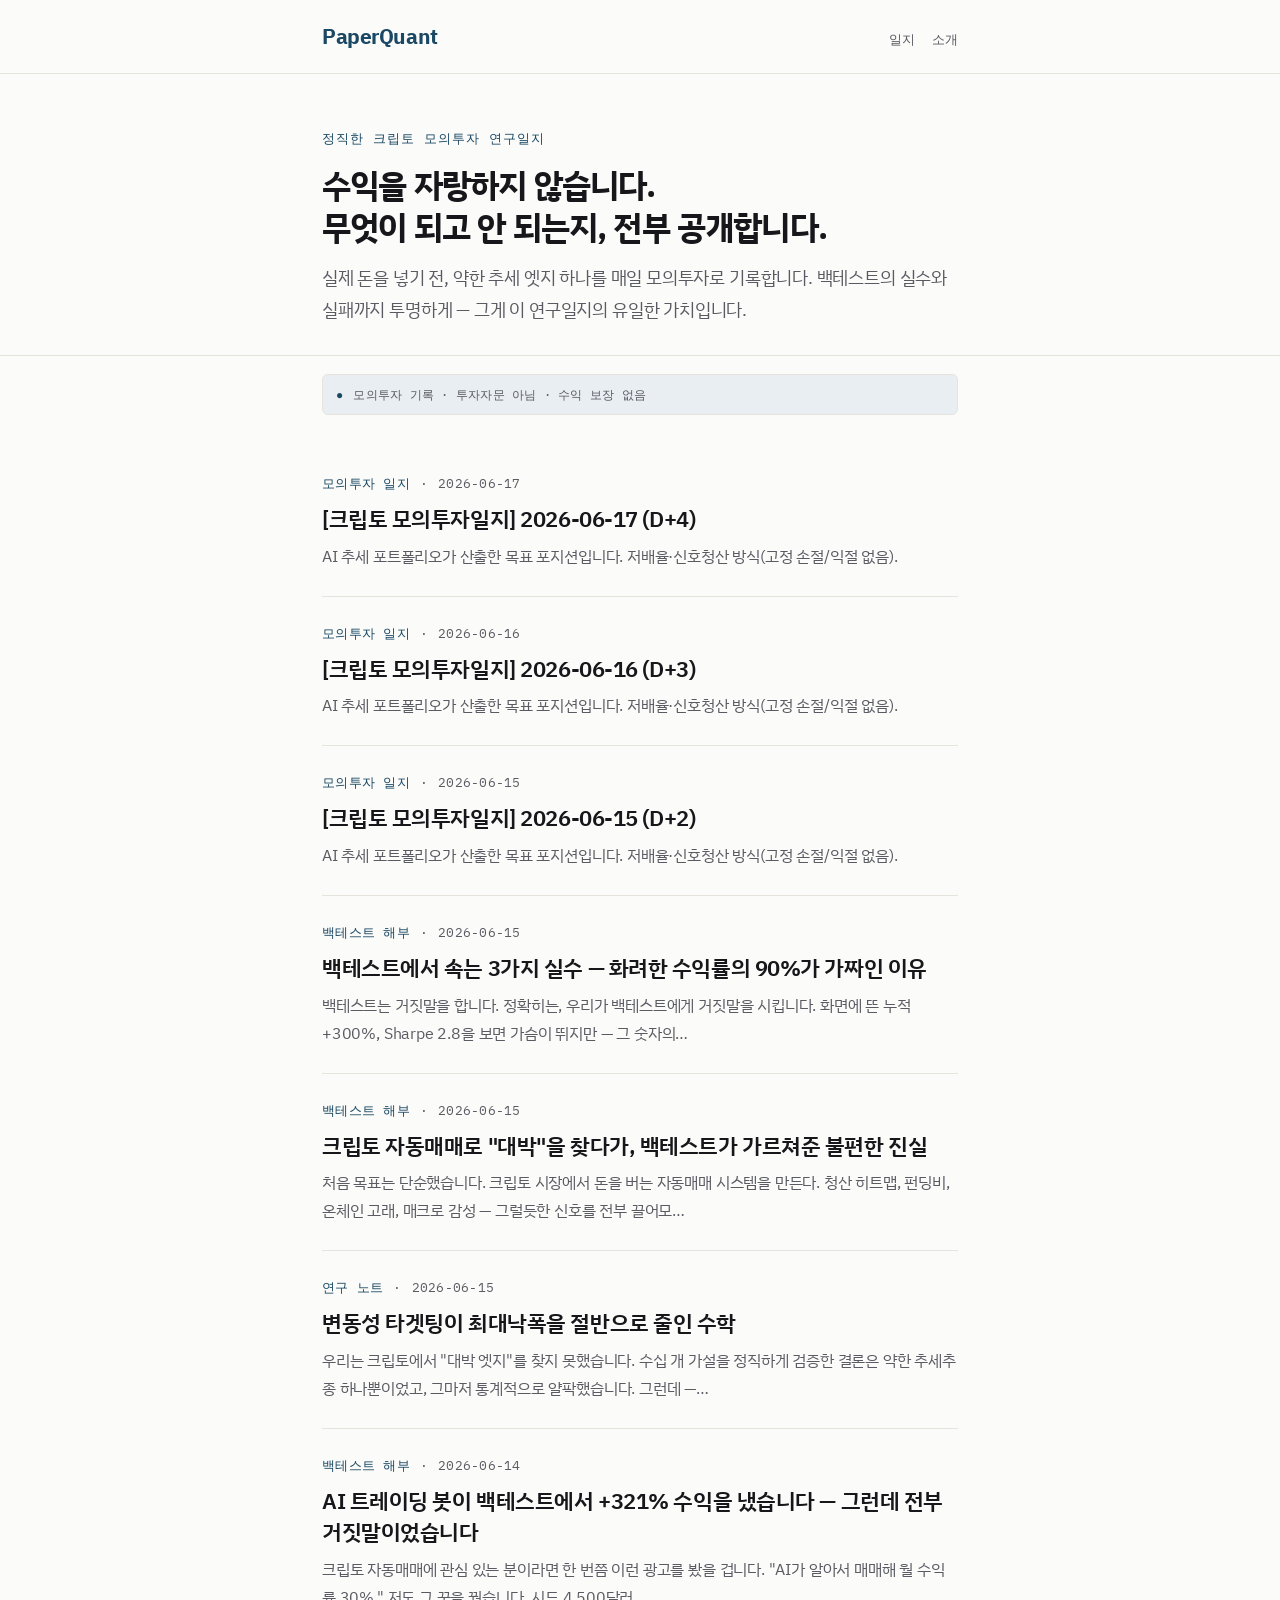
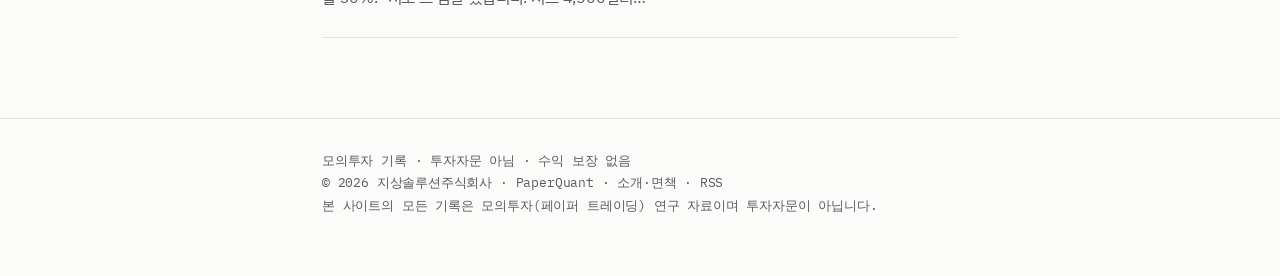
<file: index.html>
<!doctype html><html lang="ko"><head><meta charset="utf-8">
<meta name="viewport" content="width=device-width,initial-scale=1">
<title>PaperQuant — 정직한 크립토 모의투자 연구일지</title>
<meta name="description" content="수익을 자랑하지 않습니다. 무엇이 진짜 되고 무엇이 안 되는지 백테스트와 실시간 모의투자로 전부 공개하는 연구일지.">
<link rel="canonical" href="https://paperquant.com/">
<meta property="og:type" content="article"><meta property="og:title" content="PaperQuant — 정직한 크립토 모의투자 연구일지">
<meta property="og:description" content="수익을 자랑하지 않습니다. 무엇이 진짜 되고 무엇이 안 되는지 백테스트와 실시간 모의투자로 전부 공개하는 연구일지."><meta property="og:url" content="https://paperquant.com/">
<meta property="og:site_name" content="PaperQuant">
<link rel="preconnect" href="https://fonts.googleapis.com"><link rel="preconnect" href="https://fonts.gstatic.com" crossorigin>
<link href="https://fonts.googleapis.com/css2?family=IBM+Plex+Mono:wght@400;500&family=IBM+Plex+Sans+KR:wght@400;500;600;700&display=swap" rel="stylesheet">
<link rel="stylesheet" href="/style.css">
</head><body><header class="site-head"><div class="wrap">
<div class="brand"><a href="/">Paper<b>Quant</b></a></div>
<nav class="nav"><a href="/">일지</a><a href="/about.html">소개</a></nav>
</div></header><section class="hero"><div class="wrap">
<div class="eyebrow">정직한 크립토 모의투자 연구일지</div>
<h1>수익을 자랑하지 않습니다.<br>무엇이 되고 안 되는지, 전부 공개합니다.</h1>
<p>실제 돈을 넣기 전, 약한 추세 엣지 하나를 매일 모의투자로 기록합니다. 백테스트의 실수와 실패까지 투명하게 — 그게 이 연구일지의 유일한 가치입니다.</p>
</div></section><main class="wrap"><div class="strip"><span class="dot">●</span>모의투자 기록 · 투자자문 아님 · 수익 보장 없음</div>
<section class="list"><article class="post-item">
<div class="meta"><span class="cat">모의투자 일지</span><span>·</span><span>2026-06-17</span></div>
<h2><a href="/posts/2026-06-17.html">[크립토 모의투자일지] 2026-06-17 (D+4)</a></h2>
<p class="sum">AI 추세 포트폴리오가 산출한 목표 포지션입니다. 저배율·신호청산 방식(고정 손절/익절 없음).</p></article><article class="post-item">
<div class="meta"><span class="cat">모의투자 일지</span><span>·</span><span>2026-06-16</span></div>
<h2><a href="/posts/2026-06-16.html">[크립토 모의투자일지] 2026-06-16 (D+3)</a></h2>
<p class="sum">AI 추세 포트폴리오가 산출한 목표 포지션입니다. 저배율·신호청산 방식(고정 손절/익절 없음).</p></article><article class="post-item">
<div class="meta"><span class="cat">모의투자 일지</span><span>·</span><span>2026-06-15</span></div>
<h2><a href="/posts/2026-06-15.html">[크립토 모의투자일지] 2026-06-15 (D+2)</a></h2>
<p class="sum">AI 추세 포트폴리오가 산출한 목표 포지션입니다. 저배율·신호청산 방식(고정 손절/익절 없음).</p></article><article class="post-item">
<div class="meta"><span class="cat">백테스트 해부</span><span>·</span><span>2026-06-15</span></div>
<h2><a href="/posts/backtest-3-mistakes.html">백테스트에서 속는 3가지 실수 — 화려한 수익률의 90%가 가짜인 이유</a></h2>
<p class="sum">백테스트는 거짓말을 합니다. 정확히는, 우리가 백테스트에게 거짓말을 시킵니다. 화면에 뜬 누적 +300%, Sharpe 2.8을 보면 가슴이 뛰지만 — 그 숫자의…</p></article><article class="post-item">
<div class="meta"><span class="cat">백테스트 해부</span><span>·</span><span>2026-06-15</span></div>
<h2><a href="/posts/honest-backtest-journey.html">크립토 자동매매로 &quot;대박&quot;을 찾다가, 백테스트가 가르쳐준 불편한 진실</a></h2>
<p class="sum">처음 목표는 단순했습니다. 크립토 시장에서 돈을 버는 자동매매 시스템을 만든다. 청산 히트맵, 펀딩비, 온체인 고래, 매크로 감성 — 그럴듯한 신호를 전부 끌어모…</p></article><article class="post-item">
<div class="meta"><span class="cat">연구 노트</span><span>·</span><span>2026-06-15</span></div>
<h2><a href="/posts/volatility-targeting-math.html">변동성 타겟팅이 최대낙폭을 절반으로 줄인 수학</a></h2>
<p class="sum">우리는 크립토에서 &quot;대박 엣지&quot;를 찾지 못했습니다. 수십 개 가설을 정직하게 검증한 결론은 약한 추세추종 하나뿐이었고, 그마저 통계적으로 얄팍했습니다. 그런데 —…</p></article><article class="post-item">
<div class="meta"><span class="cat">백테스트 해부</span><span>·</span><span>2026-06-14</span></div>
<h2><a href="/posts/fake-backtest-321-percent.html">AI 트레이딩 봇이 백테스트에서 +321% 수익을 냈습니다 — 그런데 전부 거짓말이었습니다</a></h2>
<p class="sum">크립토 자동매매에 관심 있는 분이라면 한 번쯤 이런 광고를 봤을 겁니다. &quot;AI가 알아서 매매해 월 수익률 30%.&quot; 저도 그 꿈을 꿨습니다. 시드 4,500달러…</p></article></section></main><footer class="site-foot"><div class="wrap">
모의투자 기록 · 투자자문 아님 · 수익 보장 없음<br>
© 2026 지상솔루션주식회사 · PaperQuant · <a href="/about.html">소개·면책</a> · <a href="/rss.xml">RSS</a><br>
본 사이트의 모든 기록은 모의투자(페이퍼 트레이딩) 연구 자료이며 투자자문이 아닙니다.
</div></footer></body></html>
</file>
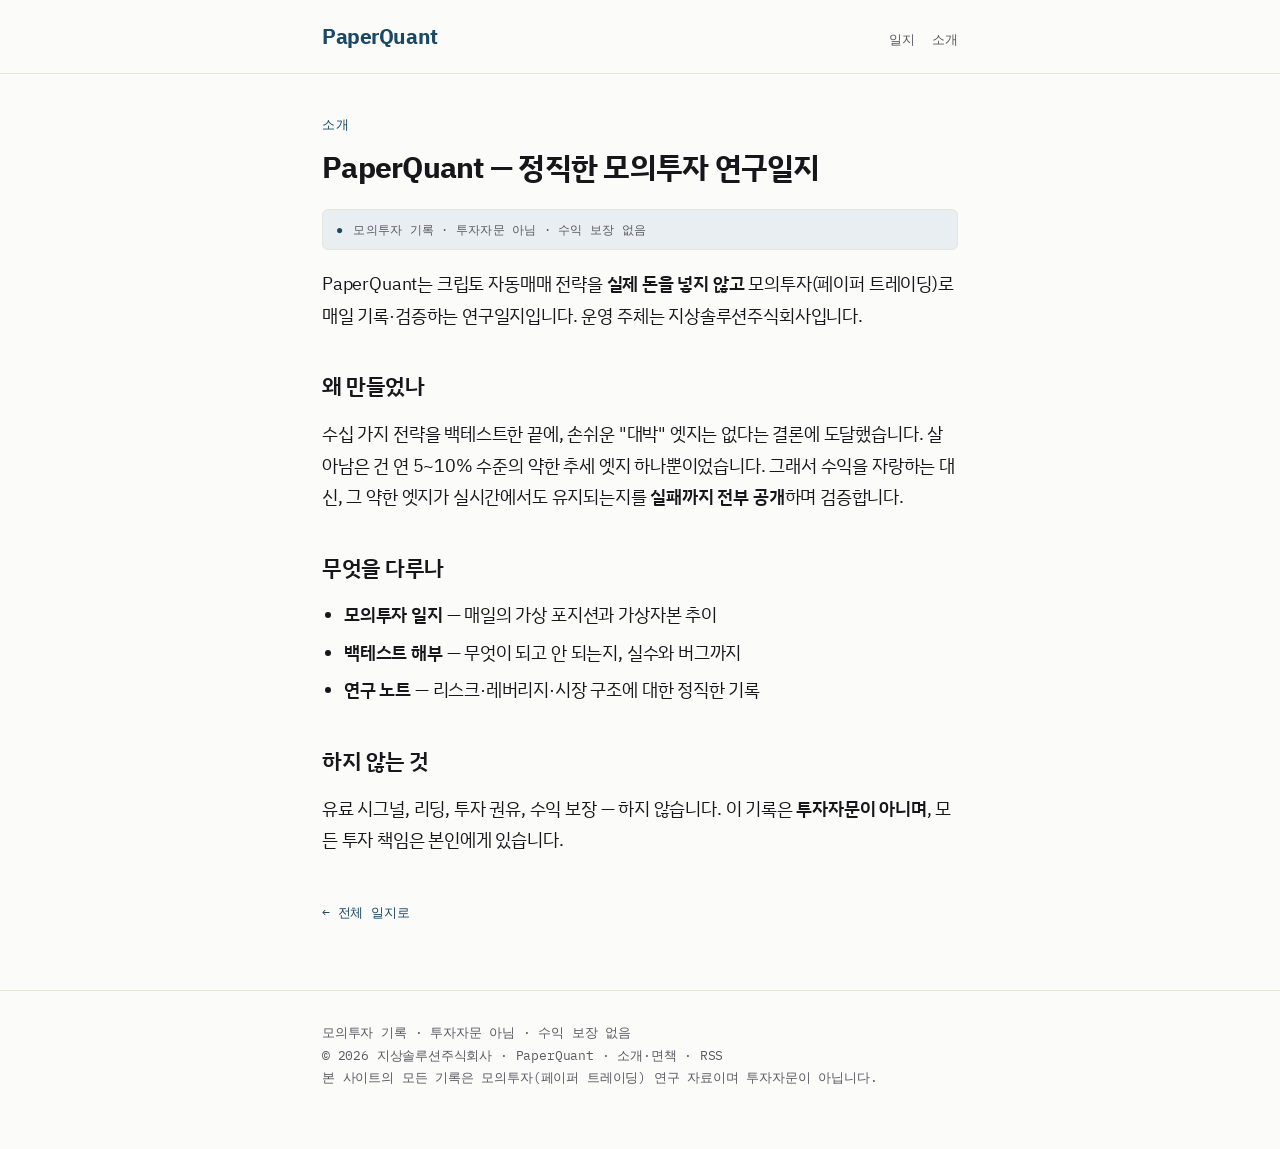
<file: about.html>
<!doctype html><html lang="ko"><head><meta charset="utf-8">
<meta name="viewport" content="width=device-width,initial-scale=1">
<title>소개 — PaperQuant</title>
<meta name="description" content="수익을 자랑하지 않습니다. 무엇이 진짜 되고 무엇이 안 되는지 백테스트와 실시간 모의투자로 전부 공개하는 연구일지.">
<link rel="canonical" href="https://paperquant.com/about.html">
<meta property="og:type" content="article"><meta property="og:title" content="소개 — PaperQuant">
<meta property="og:description" content="수익을 자랑하지 않습니다. 무엇이 진짜 되고 무엇이 안 되는지 백테스트와 실시간 모의투자로 전부 공개하는 연구일지."><meta property="og:url" content="https://paperquant.com/about.html">
<meta property="og:site_name" content="PaperQuant">
<link rel="preconnect" href="https://fonts.googleapis.com"><link rel="preconnect" href="https://fonts.gstatic.com" crossorigin>
<link href="https://fonts.googleapis.com/css2?family=IBM+Plex+Mono:wght@400;500&family=IBM+Plex+Sans+KR:wght@400;500;600;700&display=swap" rel="stylesheet">
<link rel="stylesheet" href="/style.css">
</head><body><header class="site-head"><div class="wrap">
<div class="brand"><a href="/">Paper<b>Quant</b></a></div>
<nav class="nav"><a href="/">일지</a><a href="/about.html">소개</a></nav>
</div></header><main class="wrap"><article class="article">
<div class="eyebrow">소개</div>
<h1>PaperQuant — 정직한 모의투자 연구일지</h1>
<div class="strip"><span class="dot">●</span>모의투자 기록 · 투자자문 아님 · 수익 보장 없음</div>
<div class="article-body">
<p>PaperQuant는 크립토 자동매매 전략을 <strong>실제 돈을 넣지 않고</strong> 모의투자(페이퍼 트레이딩)로 매일 기록·검증하는 연구일지입니다. 운영 주체는 지상솔루션주식회사입니다.</p>
<h2>왜 만들었나</h2>
<p>수십 가지 전략을 백테스트한 끝에, 손쉬운 "대박" 엣지는 없다는 결론에 도달했습니다. 살아남은 건 연 5~10% 수준의 약한 추세 엣지 하나뿐이었습니다. 그래서 수익을 자랑하는 대신, 그 약한 엣지가 실시간에서도 유지되는지를 <strong>실패까지 전부 공개</strong>하며 검증합니다.</p>
<h2>무엇을 다루나</h2>
<ul><li><strong>모의투자 일지</strong> — 매일의 가상 포지션과 가상자본 추이</li>
<li><strong>백테스트 해부</strong> — 무엇이 되고 안 되는지, 실수와 버그까지</li>
<li><strong>연구 노트</strong> — 리스크·레버리지·시장 구조에 대한 정직한 기록</li></ul>
<h2>하지 않는 것</h2>
<p>유료 시그널, 리딩, 투자 권유, 수익 보장 — 하지 않습니다. 이 기록은 <strong>투자자문이 아니며</strong>, 모든 투자 책임은 본인에게 있습니다.</p>
</div>
<a class="back" href="/">← 전체 일지로</a>
</article></main><footer class="site-foot"><div class="wrap">
모의투자 기록 · 투자자문 아님 · 수익 보장 없음<br>
© 2026 지상솔루션주식회사 · PaperQuant · <a href="/about.html">소개·면책</a> · <a href="/rss.xml">RSS</a><br>
본 사이트의 모든 기록은 모의투자(페이퍼 트레이딩) 연구 자료이며 투자자문이 아닙니다.
</div></footer></body></html>
</file>
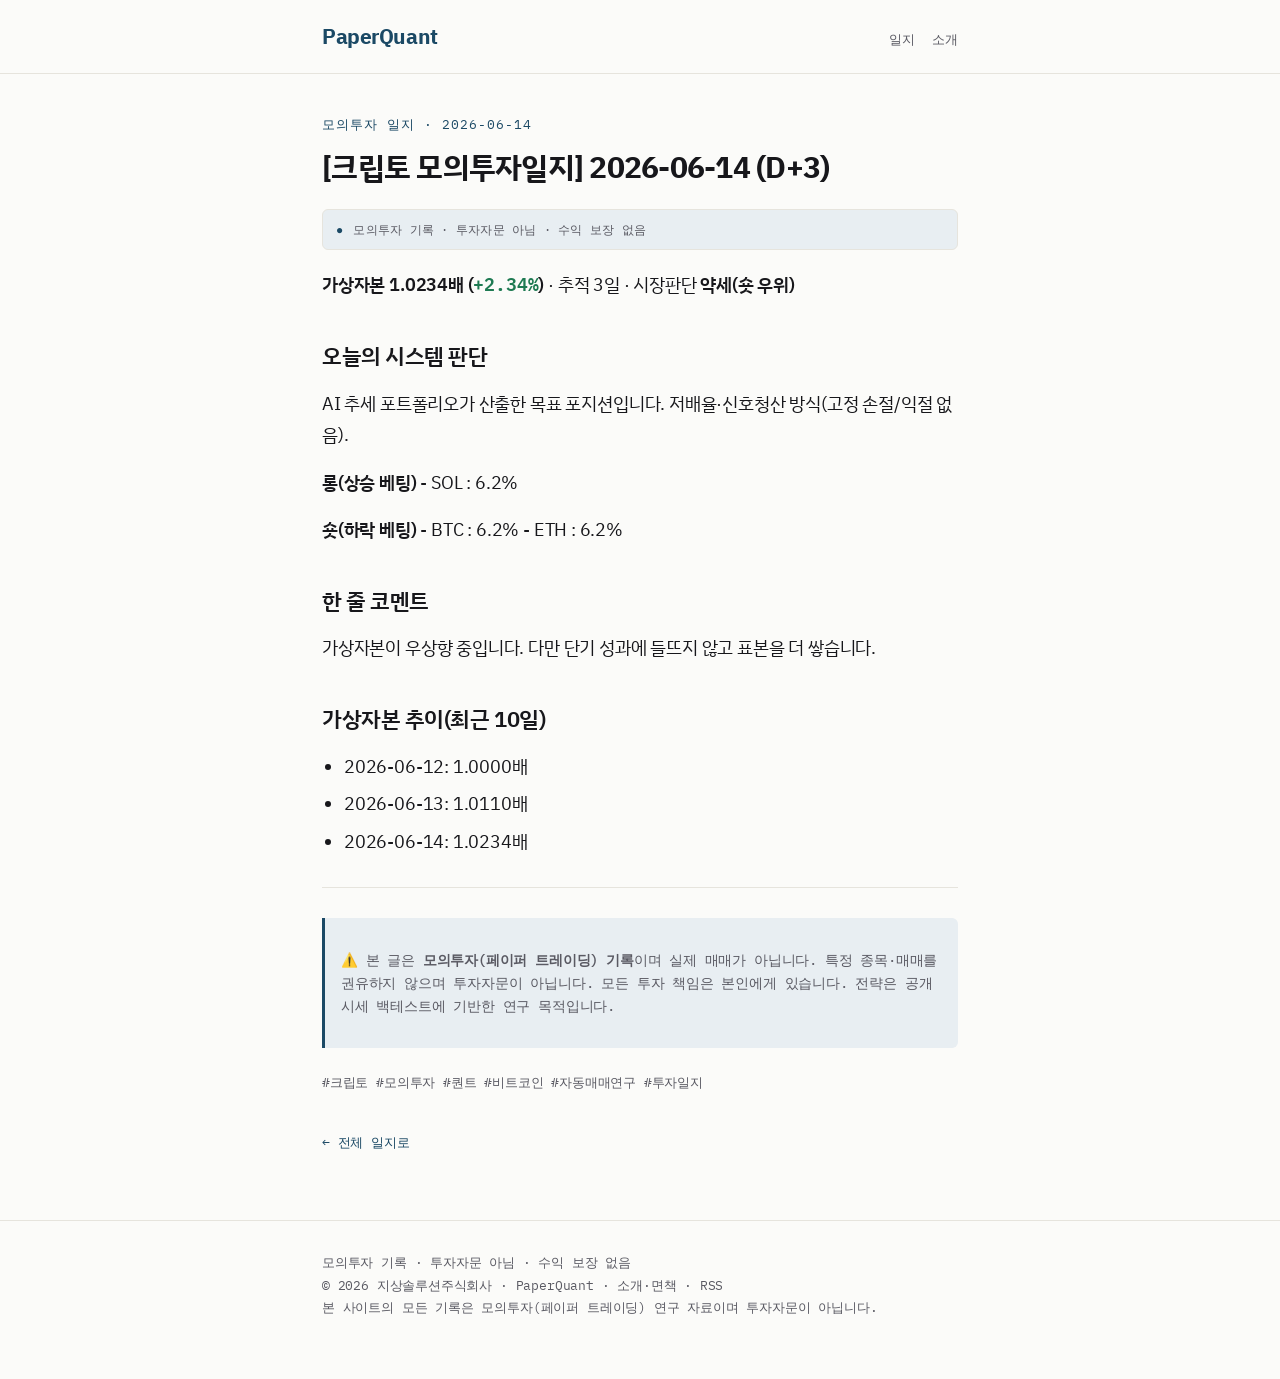
<file: posts/2026-06-14.html>
<!doctype html><html lang="ko"><head><meta charset="utf-8">
<meta name="viewport" content="width=device-width,initial-scale=1">
<title>[크립토 모의투자일지] 2026-06-14 (D+3) — PaperQuant</title>
<meta name="description" content="AI 추세 포트폴리오가 산출한 목표 포지션입니다. 저배율·신호청산 방식(고정 손절/익절 없음).">
<link rel="canonical" href="https://paperquant.com/posts/2026-06-14.html">
<meta property="og:type" content="article"><meta property="og:title" content="[크립토 모의투자일지] 2026-06-14 (D+3) — PaperQuant">
<meta property="og:description" content="AI 추세 포트폴리오가 산출한 목표 포지션입니다. 저배율·신호청산 방식(고정 손절/익절 없음)."><meta property="og:url" content="https://paperquant.com/posts/2026-06-14.html">
<meta property="og:site_name" content="PaperQuant">
<link rel="preconnect" href="https://fonts.googleapis.com"><link rel="preconnect" href="https://fonts.gstatic.com" crossorigin>
<link href="https://fonts.googleapis.com/css2?family=IBM+Plex+Mono:wght@400;500&family=IBM+Plex+Sans+KR:wght@400;500;600;700&display=swap" rel="stylesheet">
<link rel="stylesheet" href="/style.css">
</head><body><header class="site-head"><div class="wrap">
<div class="brand"><a href="/">Paper<b>Quant</b></a></div>
<nav class="nav"><a href="/">일지</a><a href="/about.html">소개</a></nav>
</div></header><main class="wrap"><article class="article">
<div class="eyebrow">모의투자 일지 · 2026-06-14</div>
<h1>[크립토 모의투자일지] 2026-06-14 (D+3)</h1>
<div class="strip"><span class="dot">●</span>모의투자 기록 · 투자자문 아님 · 수익 보장 없음</div>
<div class="article-body"><p><strong>가상자본 1.0234배 (<span class="num-up">+2.34%</span>)</strong> · 추적 3일 · 시장판단 <strong>약세(숏 우위)</strong></p>
<h2>오늘의 시스템 판단</h2>
<p>AI 추세 포트폴리오가 산출한 목표 포지션입니다. 저배율·신호청산 방식(고정 손절/익절 없음).</p>
<p><strong>롱(상승 베팅)</strong>
- SOL : 6.2%</p>
<p><strong>숏(하락 베팅)</strong>
- BTC : 6.2%
- ETH : 6.2%</p>
<h2>한 줄 코멘트</h2>
<p>가상자본이 우상향 중입니다. 다만 단기 성과에 들뜨지 않고 표본을 더 쌓습니다.</p>
<h2>가상자본 추이(최근 10일)</h2>
<ul>
<li>2026-06-12: 1.0000배</li>
<li>2026-06-13: 1.0110배</li>
<li>2026-06-14: 1.0234배</li>
</ul>
<hr />
<blockquote>
<p>⚠️ 본 글은 <strong>모의투자(페이퍼 트레이딩) 기록</strong>이며 실제 매매가 아닙니다. 특정 종목·매매를 권유하지 않으며 투자자문이 아닙니다. 모든 투자 책임은 본인에게 있습니다. 전략은 공개 시세 백테스트에 기반한 연구 목적입니다.</p>
</blockquote></div>

<div class="tags">#크립토 #모의투자 #퀀트 #비트코인 #자동매매연구 #투자일지</div>
<a class="back" href="/">← 전체 일지로</a>
</article></main><footer class="site-foot"><div class="wrap">
모의투자 기록 · 투자자문 아님 · 수익 보장 없음<br>
© 2026 지상솔루션주식회사 · PaperQuant · <a href="/about.html">소개·면책</a> · <a href="/rss.xml">RSS</a><br>
본 사이트의 모든 기록은 모의투자(페이퍼 트레이딩) 연구 자료이며 투자자문이 아닙니다.
</div></footer></body></html>
</file>
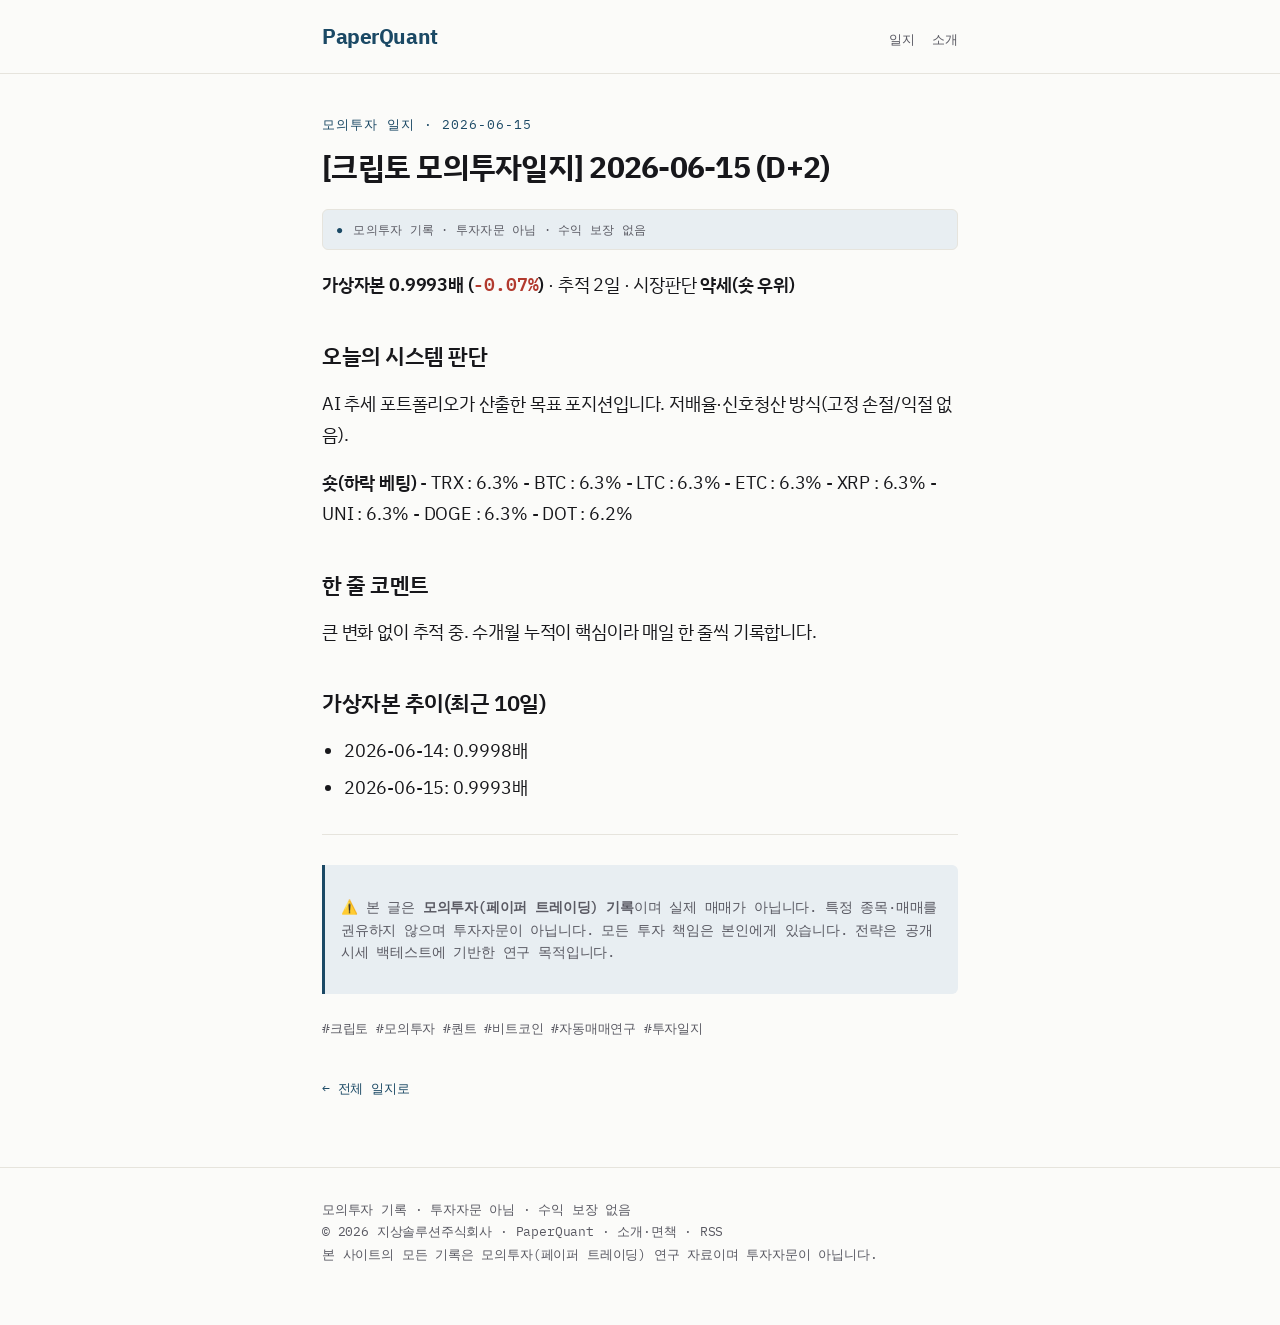
<file: posts/2026-06-15.html>
<!doctype html><html lang="ko"><head><meta charset="utf-8">
<meta name="viewport" content="width=device-width,initial-scale=1">
<title>[크립토 모의투자일지] 2026-06-15 (D+2) — PaperQuant</title>
<meta name="description" content="AI 추세 포트폴리오가 산출한 목표 포지션입니다. 저배율·신호청산 방식(고정 손절/익절 없음).">
<link rel="canonical" href="https://paperquant.com/posts/2026-06-15.html">
<meta property="og:type" content="article"><meta property="og:title" content="[크립토 모의투자일지] 2026-06-15 (D+2) — PaperQuant">
<meta property="og:description" content="AI 추세 포트폴리오가 산출한 목표 포지션입니다. 저배율·신호청산 방식(고정 손절/익절 없음)."><meta property="og:url" content="https://paperquant.com/posts/2026-06-15.html">
<meta property="og:site_name" content="PaperQuant">
<link rel="preconnect" href="https://fonts.googleapis.com"><link rel="preconnect" href="https://fonts.gstatic.com" crossorigin>
<link href="https://fonts.googleapis.com/css2?family=IBM+Plex+Mono:wght@400;500&family=IBM+Plex+Sans+KR:wght@400;500;600;700&display=swap" rel="stylesheet">
<link rel="stylesheet" href="/style.css">
</head><body><header class="site-head"><div class="wrap">
<div class="brand"><a href="/">Paper<b>Quant</b></a></div>
<nav class="nav"><a href="/">일지</a><a href="/about.html">소개</a></nav>
</div></header><main class="wrap"><article class="article">
<div class="eyebrow">모의투자 일지 · 2026-06-15</div>
<h1>[크립토 모의투자일지] 2026-06-15 (D+2)</h1>
<div class="strip"><span class="dot">●</span>모의투자 기록 · 투자자문 아님 · 수익 보장 없음</div>
<div class="article-body"><p><strong>가상자본 0.9993배 (<span class="num-down">-0.07%</span>)</strong> · 추적 2일 · 시장판단 <strong>약세(숏 우위)</strong></p>
<h2>오늘의 시스템 판단</h2>
<p>AI 추세 포트폴리오가 산출한 목표 포지션입니다. 저배율·신호청산 방식(고정 손절/익절 없음).</p>
<p><strong>숏(하락 베팅)</strong>
- TRX : 6.3%
- BTC : 6.3%
- LTC : 6.3%
- ETC : 6.3%
- XRP : 6.3%
- UNI : 6.3%
- DOGE : 6.3%
- DOT : 6.2%</p>
<h2>한 줄 코멘트</h2>
<p>큰 변화 없이 추적 중. 수개월 누적이 핵심이라 매일 한 줄씩 기록합니다.</p>
<h2>가상자본 추이(최근 10일)</h2>
<ul>
<li>2026-06-14: 0.9998배</li>
<li>2026-06-15: 0.9993배</li>
</ul>
<hr />
<blockquote>
<p>⚠️ 본 글은 <strong>모의투자(페이퍼 트레이딩) 기록</strong>이며 실제 매매가 아닙니다. 특정 종목·매매를 권유하지 않으며 투자자문이 아닙니다. 모든 투자 책임은 본인에게 있습니다. 전략은 공개 시세 백테스트에 기반한 연구 목적입니다.</p>
</blockquote></div>

<div class="tags">#크립토 #모의투자 #퀀트 #비트코인 #자동매매연구 #투자일지</div>
<a class="back" href="/">← 전체 일지로</a>
</article></main><footer class="site-foot"><div class="wrap">
모의투자 기록 · 투자자문 아님 · 수익 보장 없음<br>
© 2026 지상솔루션주식회사 · PaperQuant · <a href="/about.html">소개·면책</a> · <a href="/rss.xml">RSS</a><br>
본 사이트의 모든 기록은 모의투자(페이퍼 트레이딩) 연구 자료이며 투자자문이 아닙니다.
</div></footer></body></html>
</file>
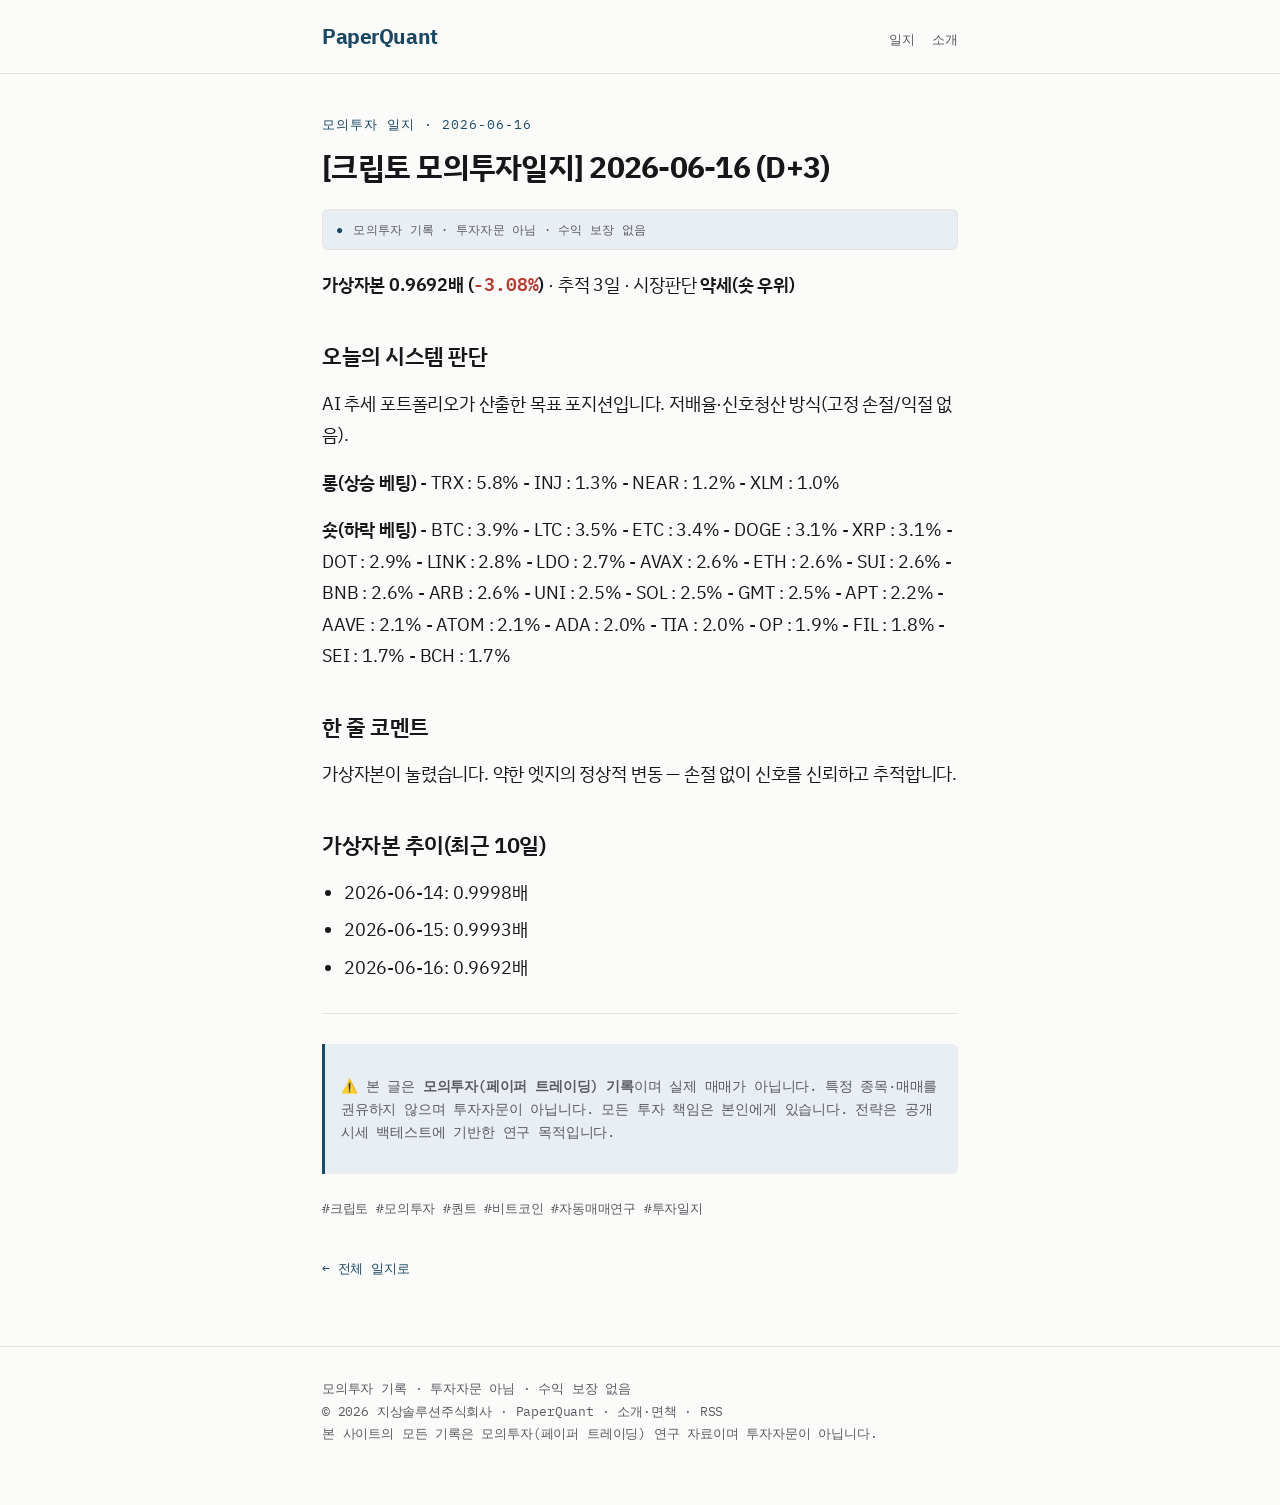
<file: posts/2026-06-16.html>
<!doctype html><html lang="ko"><head><meta charset="utf-8">
<meta name="viewport" content="width=device-width,initial-scale=1">
<title>[크립토 모의투자일지] 2026-06-16 (D+3) — PaperQuant</title>
<meta name="description" content="AI 추세 포트폴리오가 산출한 목표 포지션입니다. 저배율·신호청산 방식(고정 손절/익절 없음).">
<link rel="canonical" href="https://paperquant.com/posts/2026-06-16.html">
<meta property="og:type" content="article"><meta property="og:title" content="[크립토 모의투자일지] 2026-06-16 (D+3) — PaperQuant">
<meta property="og:description" content="AI 추세 포트폴리오가 산출한 목표 포지션입니다. 저배율·신호청산 방식(고정 손절/익절 없음)."><meta property="og:url" content="https://paperquant.com/posts/2026-06-16.html">
<meta property="og:site_name" content="PaperQuant">
<link rel="preconnect" href="https://fonts.googleapis.com"><link rel="preconnect" href="https://fonts.gstatic.com" crossorigin>
<link href="https://fonts.googleapis.com/css2?family=IBM+Plex+Mono:wght@400;500&family=IBM+Plex+Sans+KR:wght@400;500;600;700&display=swap" rel="stylesheet">
<link rel="stylesheet" href="/style.css">
</head><body><header class="site-head"><div class="wrap">
<div class="brand"><a href="/">Paper<b>Quant</b></a></div>
<nav class="nav"><a href="/">일지</a><a href="/about.html">소개</a></nav>
</div></header><main class="wrap"><article class="article">
<div class="eyebrow">모의투자 일지 · 2026-06-16</div>
<h1>[크립토 모의투자일지] 2026-06-16 (D+3)</h1>
<div class="strip"><span class="dot">●</span>모의투자 기록 · 투자자문 아님 · 수익 보장 없음</div>
<div class="article-body"><p><strong>가상자본 0.9692배 (<span class="num-down">-3.08%</span>)</strong> · 추적 3일 · 시장판단 <strong>약세(숏 우위)</strong></p>
<h2>오늘의 시스템 판단</h2>
<p>AI 추세 포트폴리오가 산출한 목표 포지션입니다. 저배율·신호청산 방식(고정 손절/익절 없음).</p>
<p><strong>롱(상승 베팅)</strong>
- TRX : 5.8%
- INJ : 1.3%
- NEAR : 1.2%
- XLM : 1.0%</p>
<p><strong>숏(하락 베팅)</strong>
- BTC : 3.9%
- LTC : 3.5%
- ETC : 3.4%
- DOGE : 3.1%
- XRP : 3.1%
- DOT : 2.9%
- LINK : 2.8%
- LDO : 2.7%
- AVAX : 2.6%
- ETH : 2.6%
- SUI : 2.6%
- BNB : 2.6%
- ARB : 2.6%
- UNI : 2.5%
- SOL : 2.5%
- GMT : 2.5%
- APT : 2.2%
- AAVE : 2.1%
- ATOM : 2.1%
- ADA : 2.0%
- TIA : 2.0%
- OP : 1.9%
- FIL : 1.8%
- SEI : 1.7%
- BCH : 1.7%</p>
<h2>한 줄 코멘트</h2>
<p>가상자본이 눌렸습니다. 약한 엣지의 정상적 변동 — 손절 없이 신호를 신뢰하고 추적합니다.</p>
<h2>가상자본 추이(최근 10일)</h2>
<ul>
<li>2026-06-14: 0.9998배</li>
<li>2026-06-15: 0.9993배</li>
<li>2026-06-16: 0.9692배</li>
</ul>
<hr />
<blockquote>
<p>⚠️ 본 글은 <strong>모의투자(페이퍼 트레이딩) 기록</strong>이며 실제 매매가 아닙니다. 특정 종목·매매를 권유하지 않으며 투자자문이 아닙니다. 모든 투자 책임은 본인에게 있습니다. 전략은 공개 시세 백테스트에 기반한 연구 목적입니다.</p>
</blockquote></div>

<div class="tags">#크립토 #모의투자 #퀀트 #비트코인 #자동매매연구 #투자일지</div>
<a class="back" href="/">← 전체 일지로</a>
</article></main><footer class="site-foot"><div class="wrap">
모의투자 기록 · 투자자문 아님 · 수익 보장 없음<br>
© 2026 지상솔루션주식회사 · PaperQuant · <a href="/about.html">소개·면책</a> · <a href="/rss.xml">RSS</a><br>
본 사이트의 모든 기록은 모의투자(페이퍼 트레이딩) 연구 자료이며 투자자문이 아닙니다.
</div></footer></body></html>
</file>
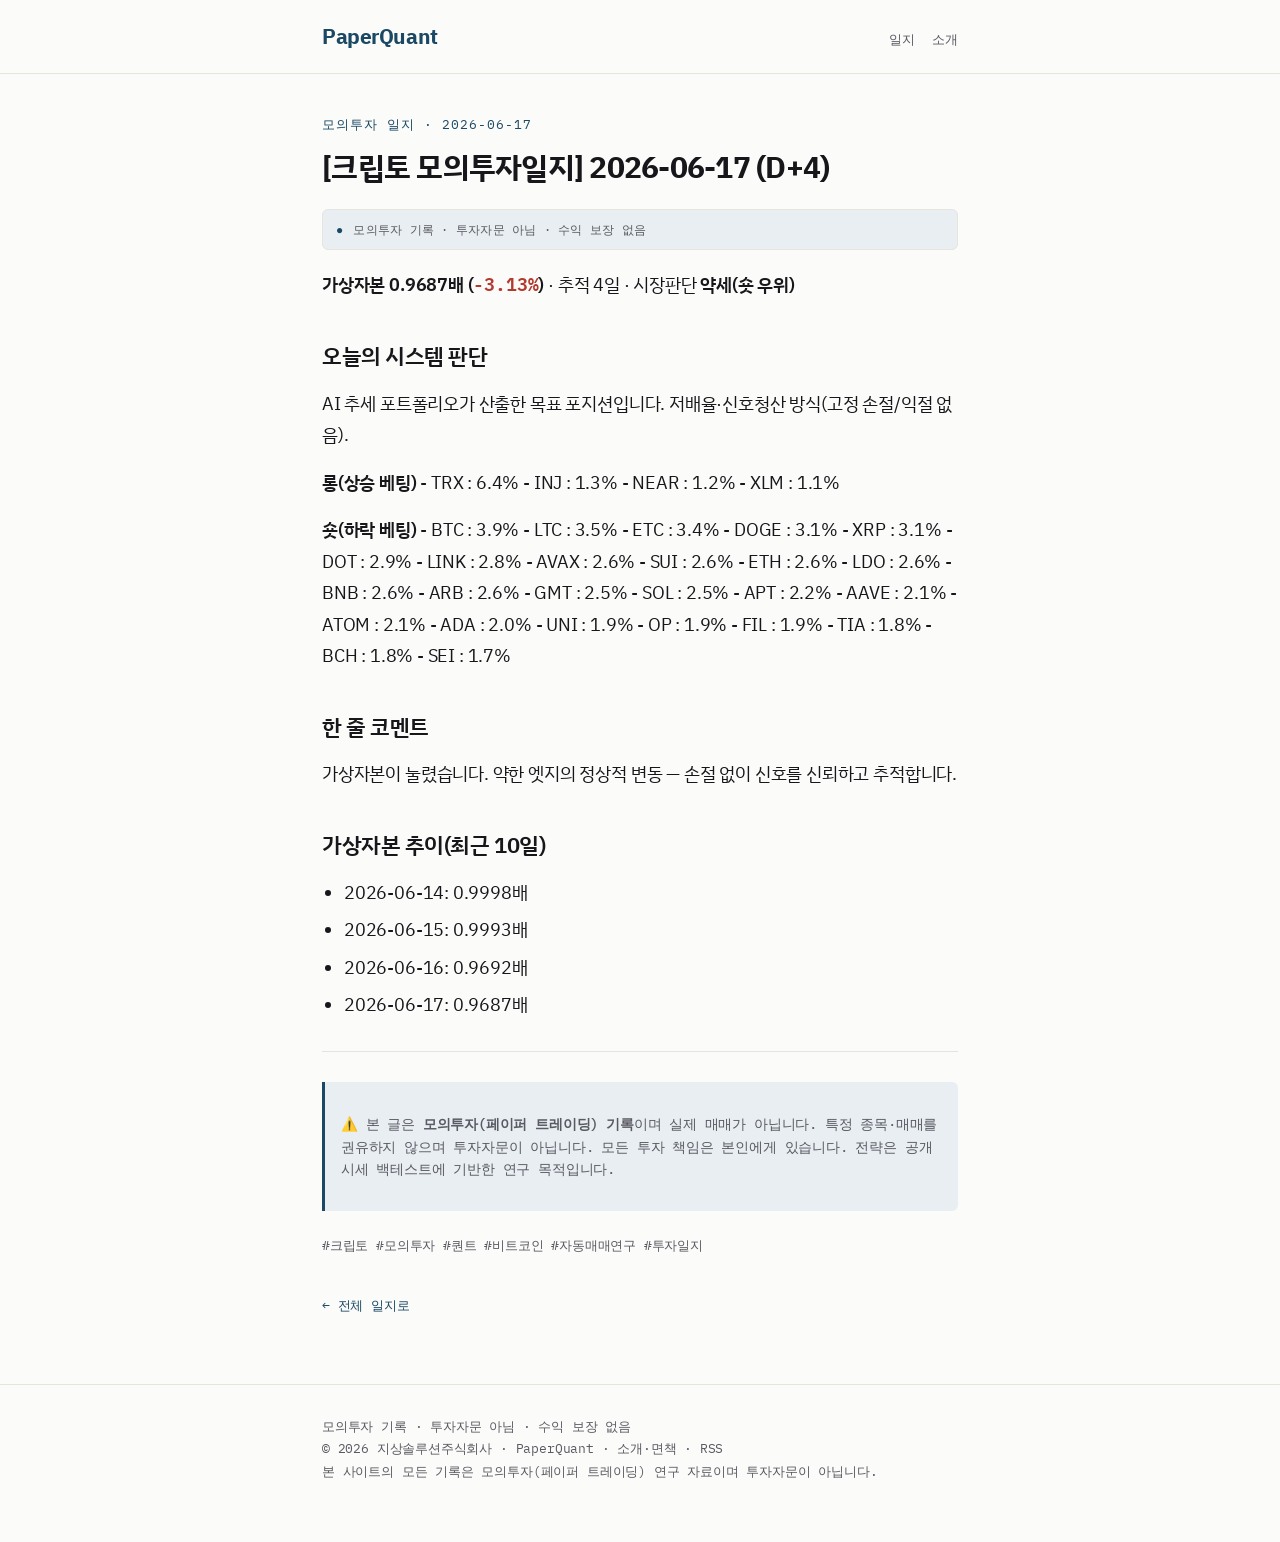
<file: posts/2026-06-17.html>
<!doctype html><html lang="ko"><head><meta charset="utf-8">
<meta name="viewport" content="width=device-width,initial-scale=1">
<title>[크립토 모의투자일지] 2026-06-17 (D+4) — PaperQuant</title>
<meta name="description" content="AI 추세 포트폴리오가 산출한 목표 포지션입니다. 저배율·신호청산 방식(고정 손절/익절 없음).">
<link rel="canonical" href="https://paperquant.com/posts/2026-06-17.html">
<meta property="og:type" content="article"><meta property="og:title" content="[크립토 모의투자일지] 2026-06-17 (D+4) — PaperQuant">
<meta property="og:description" content="AI 추세 포트폴리오가 산출한 목표 포지션입니다. 저배율·신호청산 방식(고정 손절/익절 없음)."><meta property="og:url" content="https://paperquant.com/posts/2026-06-17.html">
<meta property="og:site_name" content="PaperQuant">
<link rel="preconnect" href="https://fonts.googleapis.com"><link rel="preconnect" href="https://fonts.gstatic.com" crossorigin>
<link href="https://fonts.googleapis.com/css2?family=IBM+Plex+Mono:wght@400;500&family=IBM+Plex+Sans+KR:wght@400;500;600;700&display=swap" rel="stylesheet">
<link rel="stylesheet" href="/style.css">
</head><body><header class="site-head"><div class="wrap">
<div class="brand"><a href="/">Paper<b>Quant</b></a></div>
<nav class="nav"><a href="/">일지</a><a href="/about.html">소개</a></nav>
</div></header><main class="wrap"><article class="article">
<div class="eyebrow">모의투자 일지 · 2026-06-17</div>
<h1>[크립토 모의투자일지] 2026-06-17 (D+4)</h1>
<div class="strip"><span class="dot">●</span>모의투자 기록 · 투자자문 아님 · 수익 보장 없음</div>
<div class="article-body"><p><strong>가상자본 0.9687배 (<span class="num-down">-3.13%</span>)</strong> · 추적 4일 · 시장판단 <strong>약세(숏 우위)</strong></p>
<h2>오늘의 시스템 판단</h2>
<p>AI 추세 포트폴리오가 산출한 목표 포지션입니다. 저배율·신호청산 방식(고정 손절/익절 없음).</p>
<p><strong>롱(상승 베팅)</strong>
- TRX : 6.4%
- INJ : 1.3%
- NEAR : 1.2%
- XLM : 1.1%</p>
<p><strong>숏(하락 베팅)</strong>
- BTC : 3.9%
- LTC : 3.5%
- ETC : 3.4%
- DOGE : 3.1%
- XRP : 3.1%
- DOT : 2.9%
- LINK : 2.8%
- AVAX : 2.6%
- SUI : 2.6%
- ETH : 2.6%
- LDO : 2.6%
- BNB : 2.6%
- ARB : 2.6%
- GMT : 2.5%
- SOL : 2.5%
- APT : 2.2%
- AAVE : 2.1%
- ATOM : 2.1%
- ADA : 2.0%
- UNI : 1.9%
- OP : 1.9%
- FIL : 1.9%
- TIA : 1.8%
- BCH : 1.8%
- SEI : 1.7%</p>
<h2>한 줄 코멘트</h2>
<p>가상자본이 눌렸습니다. 약한 엣지의 정상적 변동 — 손절 없이 신호를 신뢰하고 추적합니다.</p>
<h2>가상자본 추이(최근 10일)</h2>
<ul>
<li>2026-06-14: 0.9998배</li>
<li>2026-06-15: 0.9993배</li>
<li>2026-06-16: 0.9692배</li>
<li>2026-06-17: 0.9687배</li>
</ul>
<hr />
<blockquote>
<p>⚠️ 본 글은 <strong>모의투자(페이퍼 트레이딩) 기록</strong>이며 실제 매매가 아닙니다. 특정 종목·매매를 권유하지 않으며 투자자문이 아닙니다. 모든 투자 책임은 본인에게 있습니다. 전략은 공개 시세 백테스트에 기반한 연구 목적입니다.</p>
</blockquote></div>

<div class="tags">#크립토 #모의투자 #퀀트 #비트코인 #자동매매연구 #투자일지</div>
<a class="back" href="/">← 전체 일지로</a>
</article></main><footer class="site-foot"><div class="wrap">
모의투자 기록 · 투자자문 아님 · 수익 보장 없음<br>
© 2026 지상솔루션주식회사 · PaperQuant · <a href="/about.html">소개·면책</a> · <a href="/rss.xml">RSS</a><br>
본 사이트의 모든 기록은 모의투자(페이퍼 트레이딩) 연구 자료이며 투자자문이 아닙니다.
</div></footer></body></html>
</file>
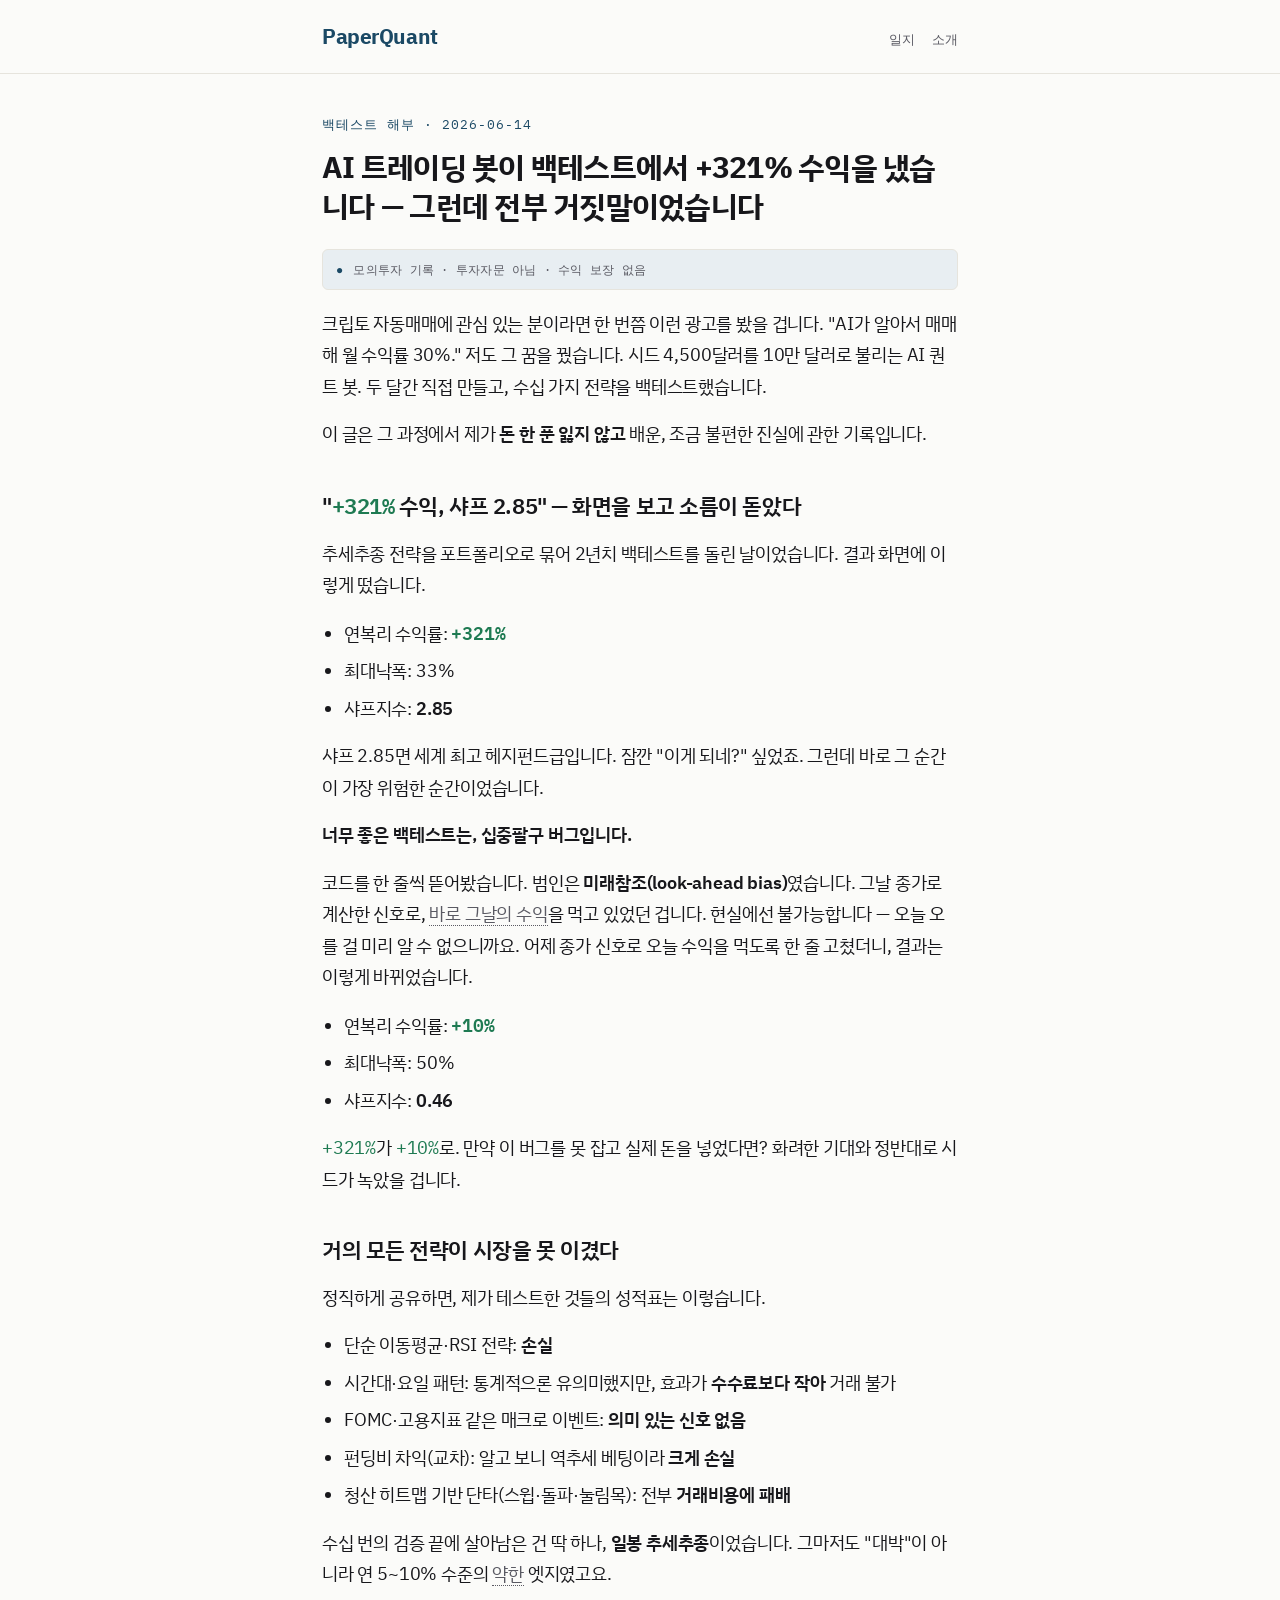
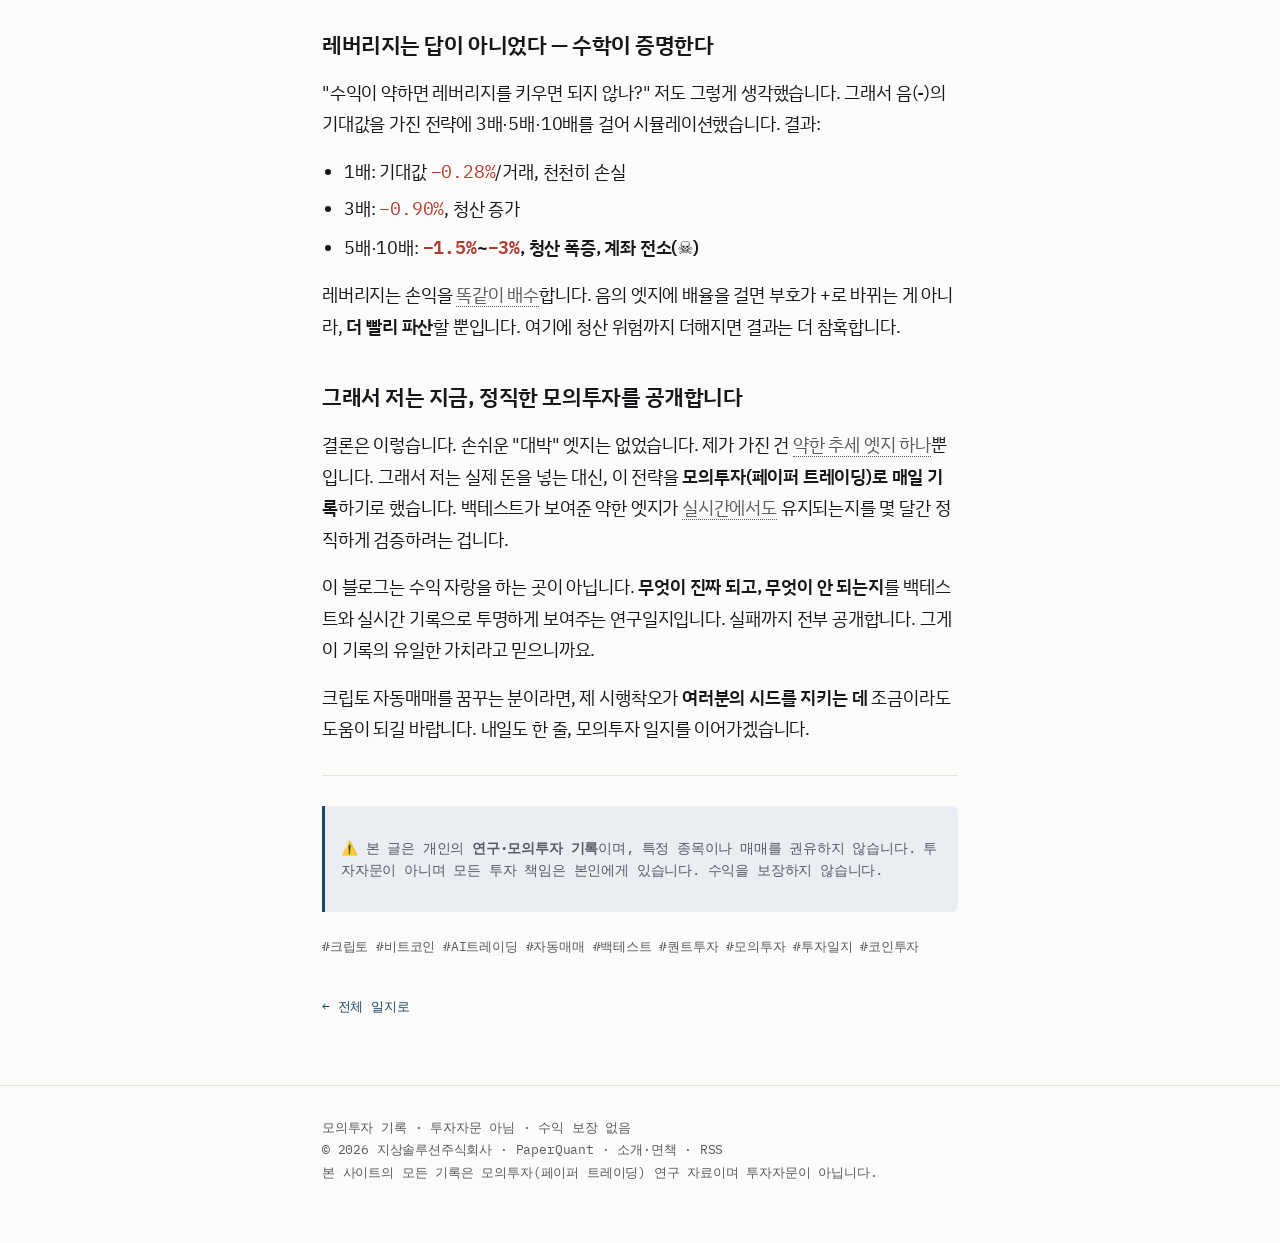
<file: posts/ai-321.html>
<!doctype html><html lang="ko"><head><meta charset="utf-8">
<meta name="viewport" content="width=device-width,initial-scale=1">
<title>AI 트레이딩 봇이 백테스트에서 +321% 수익을 냈습니다 — 그런데 전부 거짓말이었습니다 — PaperQuant</title>
<meta name="description" content="크립토 자동매매에 관심 있는 분이라면 한 번쯤 이런 광고를 봤을 겁니다. &quot;AI가 알아서 매매해 월 수익률 30%.&quot; 저도 그 꿈을 꿨습니다. 시드 4,500달러…">
<link rel="canonical" href="https://paperquant.com/posts/ai-321.html">
<meta property="og:type" content="article"><meta property="og:title" content="AI 트레이딩 봇이 백테스트에서 +321% 수익을 냈습니다 — 그런데 전부 거짓말이었습니다 — PaperQuant">
<meta property="og:description" content="크립토 자동매매에 관심 있는 분이라면 한 번쯤 이런 광고를 봤을 겁니다. &quot;AI가 알아서 매매해 월 수익률 30%.&quot; 저도 그 꿈을 꿨습니다. 시드 4,500달러…"><meta property="og:url" content="https://paperquant.com/posts/ai-321.html">
<meta property="og:site_name" content="PaperQuant">
<link rel="preconnect" href="https://fonts.googleapis.com"><link rel="preconnect" href="https://fonts.gstatic.com" crossorigin>
<link href="https://fonts.googleapis.com/css2?family=IBM+Plex+Mono:wght@400;500&family=IBM+Plex+Sans+KR:wght@400;500;600;700&display=swap" rel="stylesheet">
<link rel="stylesheet" href="/style.css">
</head><body><header class="site-head"><div class="wrap">
<div class="brand"><a href="/">Paper<b>Quant</b></a></div>
<nav class="nav"><a href="/">일지</a><a href="/about.html">소개</a></nav>
</div></header><main class="wrap"><article class="article">
<div class="eyebrow">백테스트 해부 · 2026-06-14</div>
<h1>AI 트레이딩 봇이 백테스트에서 +321% 수익을 냈습니다 — 그런데 전부 거짓말이었습니다</h1>
<div class="strip"><span class="dot">●</span>모의투자 기록 · 투자자문 아님 · 수익 보장 없음</div>
<div class="article-body"><p>크립토 자동매매에 관심 있는 분이라면 한 번쯤 이런 광고를 봤을 겁니다. "AI가 알아서 매매해 월 수익률 30%." 저도 그 꿈을 꿨습니다. 시드 4,500달러를 10만 달러로 불리는 AI 퀀트 봇. 두 달간 직접 만들고, 수십 가지 전략을 백테스트했습니다.</p>
<p>이 글은 그 과정에서 제가 <strong>돈 한 푼 잃지 않고</strong> 배운, 조금 불편한 진실에 관한 기록입니다.</p>
<h2>"<span class="num-up">+321%</span> 수익, 샤프 2.85" — 화면을 보고 소름이 돋았다</h2>
<p>추세추종 전략을 포트폴리오로 묶어 2년치 백테스트를 돌린 날이었습니다. 결과 화면에 이렇게 떴습니다.</p>
<ul>
<li>연복리 수익률: <strong><span class="num-up">+321%</span></strong></li>
<li>최대낙폭: 33%</li>
<li>샤프지수: <strong>2.85</strong></li>
</ul>
<p>샤프 2.85면 세계 최고 헤지펀드급입니다. 잠깐 "이게 되네?" 싶었죠. 그런데 바로 그 순간이 가장 위험한 순간이었습니다.</p>
<p><strong>너무 좋은 백테스트는, 십중팔구 버그입니다.</strong></p>
<p>코드를 한 줄씩 뜯어봤습니다. 범인은 <strong>미래참조(look-ahead bias)</strong>였습니다. 그날 종가로 계산한 신호로, <em>바로 그날의 수익</em>을 먹고 있었던 겁니다. 현실에선 불가능합니다 — 오늘 오를 걸 미리 알 수 없으니까요. 어제 종가 신호로 오늘 수익을 먹도록 한 줄 고쳤더니, 결과는 이렇게 바뀌었습니다.</p>
<ul>
<li>연복리 수익률: <strong><span class="num-up">+10%</span></strong></li>
<li>최대낙폭: 50%</li>
<li>샤프지수: <strong>0.46</strong></li>
</ul>
<p><span class="num-up">+321%</span>가 <span class="num-up">+10%</span>로. 만약 이 버그를 못 잡고 실제 돈을 넣었다면? 화려한 기대와 정반대로 시드가 녹았을 겁니다.</p>
<h2>거의 모든 전략이 시장을 못 이겼다</h2>
<p>정직하게 공유하면, 제가 테스트한 것들의 성적표는 이렇습니다.</p>
<ul>
<li>단순 이동평균·RSI 전략: <strong>손실</strong></li>
<li>시간대·요일 패턴: 통계적으론 유의미했지만, 효과가 <strong>수수료보다 작아</strong> 거래 불가</li>
<li>FOMC·고용지표 같은 매크로 이벤트: <strong>의미 있는 신호 없음</strong></li>
<li>펀딩비 차익(교차): 알고 보니 역추세 베팅이라 <strong>크게 손실</strong></li>
<li>청산 히트맵 기반 단타(스윕·돌파·눌림목): 전부 <strong>거래비용에 패배</strong></li>
</ul>
<p>수십 번의 검증 끝에 살아남은 건 딱 하나, <strong>일봉 추세추종</strong>이었습니다. 그마저도 "대박"이 아니라 연 5~10% 수준의 <em>약한</em> 엣지였고요.</p>
<h2>레버리지는 답이 아니었다 — 수학이 증명한다</h2>
<p>"수익이 약하면 레버리지를 키우면 되지 않나?" 저도 그렇게 생각했습니다. 그래서 음(-)의 기대값을 가진 전략에 3배·5배·10배를 걸어 시뮬레이션했습니다. 결과:</p>
<ul>
<li>1배: 기대값 <span class="num-down">−0.28%</span>/거래, 천천히 손실</li>
<li>3배: <span class="num-down">−0.90%</span>, 청산 증가</li>
<li>5배·10배: <strong><span class="num-down">−1.5%</span>~<span class="num-down">−3%</span>, 청산 폭증, 계좌 전소(☠)</strong></li>
</ul>
<p>레버리지는 손익을 <em>똑같이 배수</em>합니다. 음의 엣지에 배율을 걸면 부호가 +로 바뀌는 게 아니라, <strong>더 빨리 파산</strong>할 뿐입니다. 여기에 청산 위험까지 더해지면 결과는 더 참혹합니다.</p>
<h2>그래서 저는 지금, 정직한 모의투자를 공개합니다</h2>
<p>결론은 이렇습니다. 손쉬운 "대박" 엣지는 없었습니다. 제가 가진 건 <em>약한 추세 엣지 하나</em>뿐입니다. 그래서 저는 실제 돈을 넣는 대신, 이 전략을 <strong>모의투자(페이퍼 트레이딩)로 매일 기록</strong>하기로 했습니다. 백테스트가 보여준 약한 엣지가 <em>실시간에서도</em> 유지되는지를 몇 달간 정직하게 검증하려는 겁니다.</p>
<p>이 블로그는 수익 자랑을 하는 곳이 아닙니다. <strong>무엇이 진짜 되고, 무엇이 안 되는지</strong>를 백테스트와 실시간 기록으로 투명하게 보여주는 연구일지입니다. 실패까지 전부 공개합니다. 그게 이 기록의 유일한 가치라고 믿으니까요.</p>
<p>크립토 자동매매를 꿈꾸는 분이라면, 제 시행착오가 <strong>여러분의 시드를 지키는 데</strong> 조금이라도 도움이 되길 바랍니다. 내일도 한 줄, 모의투자 일지를 이어가겠습니다.</p>
<hr />
<blockquote>
<p>⚠️ 본 글은 개인의 <strong>연구·모의투자 기록</strong>이며, 특정 종목이나 매매를 권유하지 않습니다. 투자자문이 아니며 모든 투자 책임은 본인에게 있습니다. 수익을 보장하지 않습니다.</p>
</blockquote></div>

<div class="tags">#크립토 #비트코인 #AI트레이딩 #자동매매 #백테스트 #퀀트투자 #모의투자 #투자일지 #코인투자</div>
<a class="back" href="/">← 전체 일지로</a>
</article></main><footer class="site-foot"><div class="wrap">
모의투자 기록 · 투자자문 아님 · 수익 보장 없음<br>
© 2026 지상솔루션주식회사 · PaperQuant · <a href="/about.html">소개·면책</a> · <a href="/rss.xml">RSS</a><br>
본 사이트의 모든 기록은 모의투자(페이퍼 트레이딩) 연구 자료이며 투자자문이 아닙니다.
</div></footer></body></html>
</file>
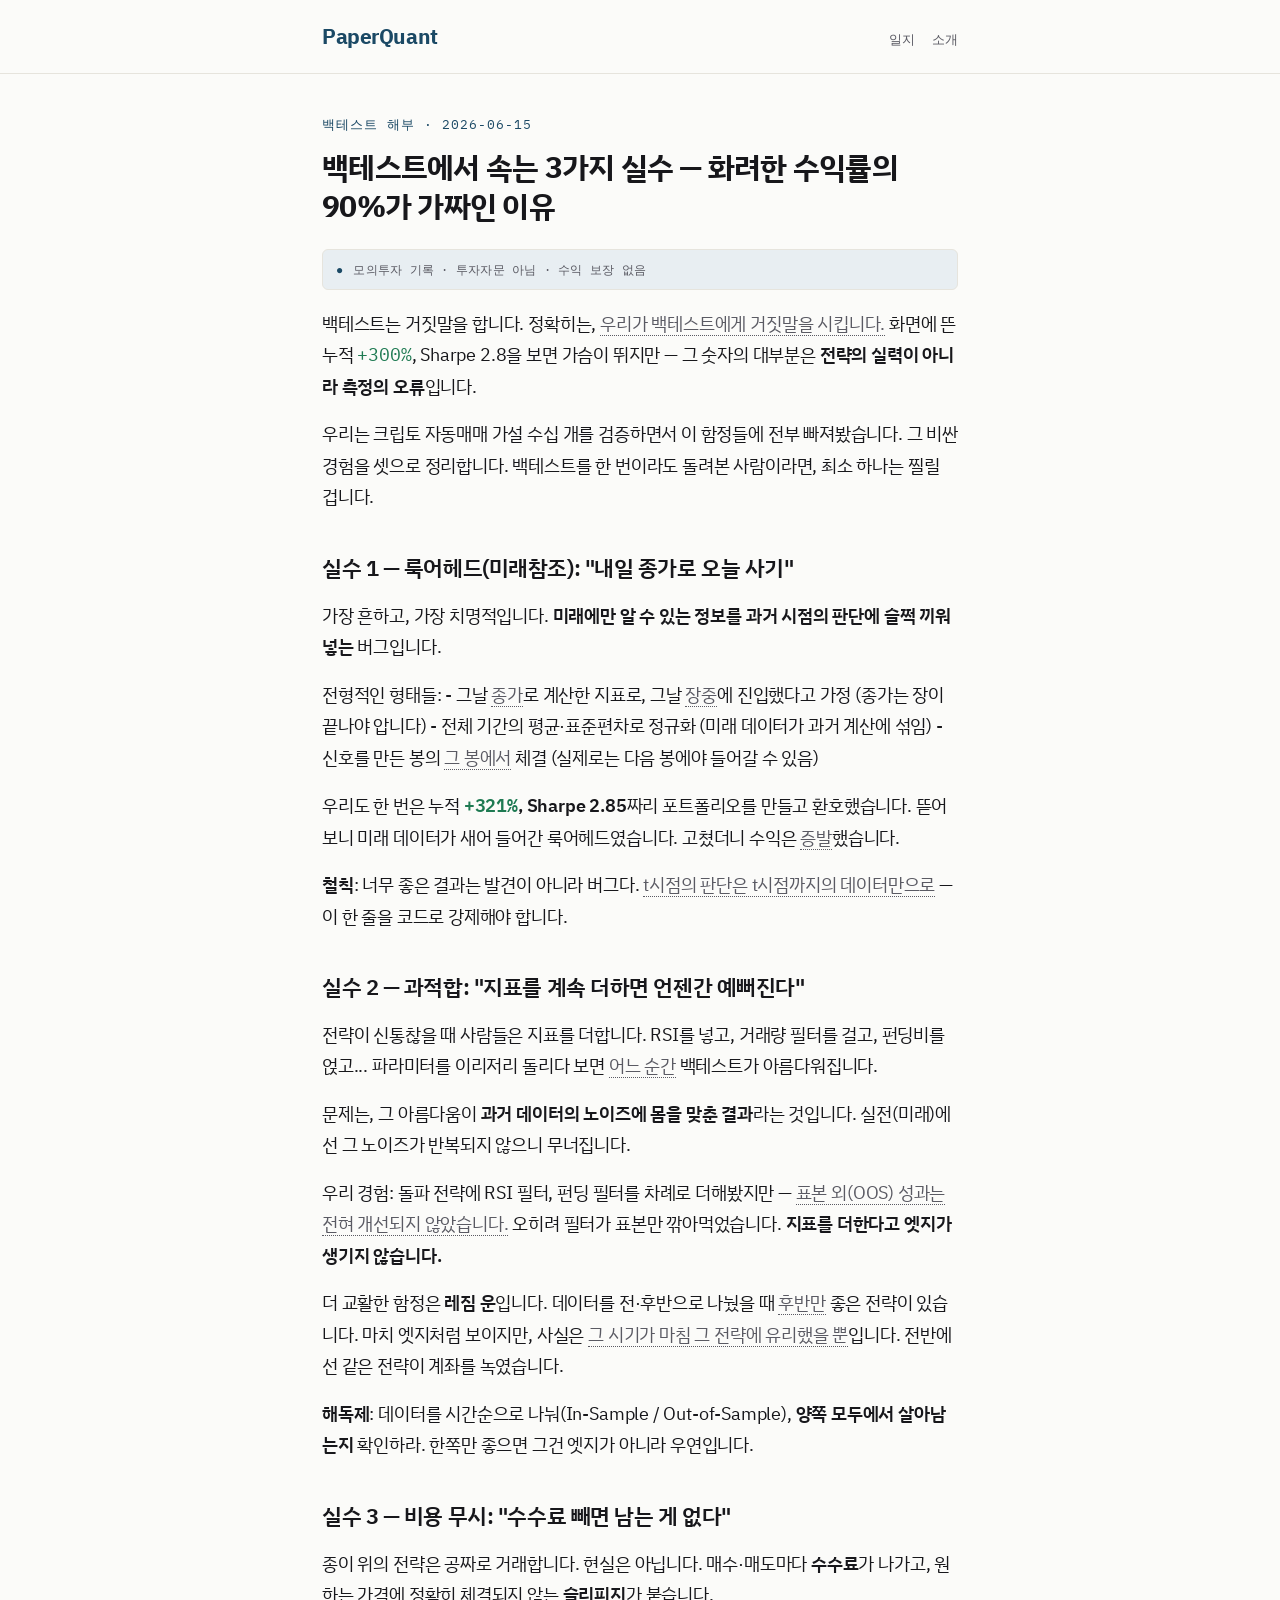
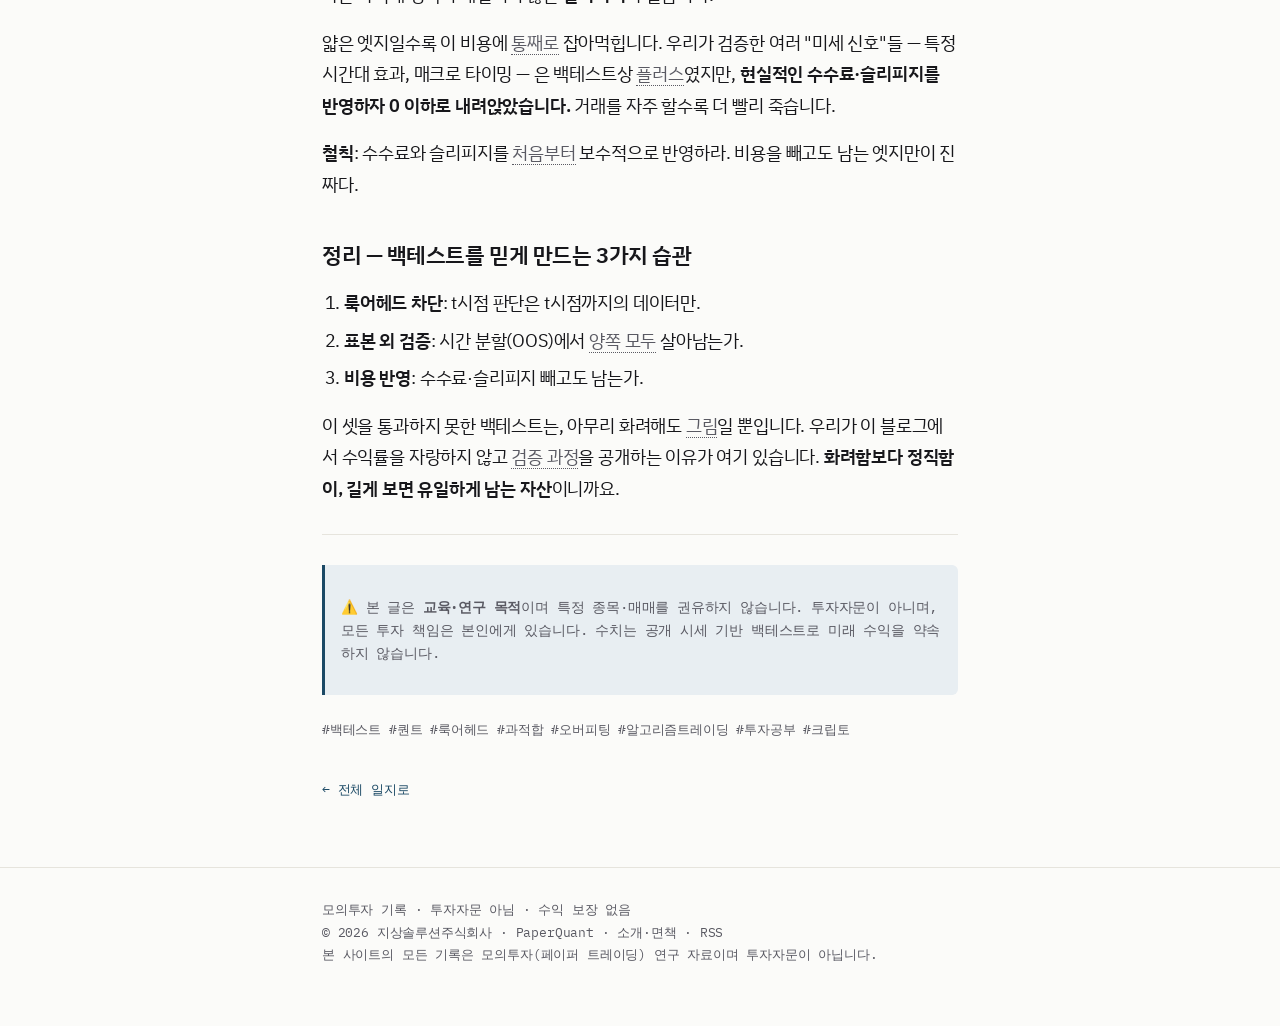
<file: posts/backtest-3-mistakes.html>
<!doctype html><html lang="ko"><head><meta charset="utf-8">
<meta name="viewport" content="width=device-width,initial-scale=1">
<title>백테스트에서 속는 3가지 실수 — 화려한 수익률의 90%가 가짜인 이유 — PaperQuant</title>
<meta name="description" content="백테스트는 거짓말을 합니다. 정확히는, 우리가 백테스트에게 거짓말을 시킵니다. 화면에 뜬 누적 +300%, Sharpe 2.8을 보면 가슴이 뛰지만 — 그 숫자의…">
<link rel="canonical" href="https://paperquant.com/posts/backtest-3-mistakes.html">
<meta property="og:type" content="article"><meta property="og:title" content="백테스트에서 속는 3가지 실수 — 화려한 수익률의 90%가 가짜인 이유 — PaperQuant">
<meta property="og:description" content="백테스트는 거짓말을 합니다. 정확히는, 우리가 백테스트에게 거짓말을 시킵니다. 화면에 뜬 누적 +300%, Sharpe 2.8을 보면 가슴이 뛰지만 — 그 숫자의…"><meta property="og:url" content="https://paperquant.com/posts/backtest-3-mistakes.html">
<meta property="og:site_name" content="PaperQuant">
<link rel="preconnect" href="https://fonts.googleapis.com"><link rel="preconnect" href="https://fonts.gstatic.com" crossorigin>
<link href="https://fonts.googleapis.com/css2?family=IBM+Plex+Mono:wght@400;500&family=IBM+Plex+Sans+KR:wght@400;500;600;700&display=swap" rel="stylesheet">
<link rel="stylesheet" href="/style.css">
</head><body><header class="site-head"><div class="wrap">
<div class="brand"><a href="/">Paper<b>Quant</b></a></div>
<nav class="nav"><a href="/">일지</a><a href="/about.html">소개</a></nav>
</div></header><main class="wrap"><article class="article">
<div class="eyebrow">백테스트 해부 · 2026-06-15</div>
<h1>백테스트에서 속는 3가지 실수 — 화려한 수익률의 90%가 가짜인 이유</h1>
<div class="strip"><span class="dot">●</span>모의투자 기록 · 투자자문 아님 · 수익 보장 없음</div>
<div class="article-body"><p>백테스트는 거짓말을 합니다. 정확히는, <em>우리가 백테스트에게 거짓말을 시킵니다.</em> 화면에 뜬 누적 <span class="num-up">+300%</span>, Sharpe 2.8을 보면 가슴이 뛰지만 — 그 숫자의 대부분은 <strong>전략의 실력이 아니라 측정의 오류</strong>입니다.</p>
<p>우리는 크립토 자동매매 가설 수십 개를 검증하면서 이 함정들에 전부 빠져봤습니다. 그 비싼 경험을 셋으로 정리합니다. 백테스트를 한 번이라도 돌려본 사람이라면, 최소 하나는 찔릴 겁니다.</p>
<h2>실수 1 — 룩어헤드(미래참조): "내일 종가로 오늘 사기"</h2>
<p>가장 흔하고, 가장 치명적입니다. <strong>미래에만 알 수 있는 정보를 과거 시점의 판단에 슬쩍 끼워 넣는</strong> 버그입니다.</p>
<p>전형적인 형태들:
- 그날 <em>종가</em>로 계산한 지표로, 그날 <em>장중</em>에 진입했다고 가정 (종가는 장이 끝나야 압니다)
- 전체 기간의 평균·표준편차로 정규화 (미래 데이터가 과거 계산에 섞임)
- 신호를 만든 봉의 <em>그 봉에서</em> 체결 (실제로는 다음 봉에야 들어갈 수 있음)</p>
<p>우리도 한 번은 누적 <strong><span class="num-up">+321%</span>, Sharpe 2.85</strong>짜리 포트폴리오를 만들고 환호했습니다. 뜯어보니 미래 데이터가 새어 들어간 룩어헤드였습니다. 고쳤더니 수익은 <em>증발</em>했습니다.</p>
<p><strong>철칙</strong>: 너무 좋은 결과는 발견이 아니라 버그다. <em>t시점의 판단은 t시점까지의 데이터만으로</em> — 이 한 줄을 코드로 강제해야 합니다.</p>
<h2>실수 2 — 과적합: "지표를 계속 더하면 언젠간 예뻐진다"</h2>
<p>전략이 신통찮을 때 사람들은 지표를 더합니다. RSI를 넣고, 거래량 필터를 걸고, 펀딩비를 얹고... 파라미터를 이리저리 돌리다 보면 <em>어느 순간</em> 백테스트가 아름다워집니다.</p>
<p>문제는, 그 아름다움이 <strong>과거 데이터의 노이즈에 몸을 맞춘 결과</strong>라는 것입니다. 실전(미래)에선 그 노이즈가 반복되지 않으니 무너집니다.</p>
<p>우리 경험: 돌파 전략에 RSI 필터, 펀딩 필터를 차례로 더해봤지만 — <em>표본 외(OOS) 성과는 전혀 개선되지 않았습니다.</em> 오히려 필터가 표본만 깎아먹었습니다. <strong>지표를 더한다고 엣지가 생기지 않습니다.</strong></p>
<p>더 교활한 함정은 <strong>레짐 운</strong>입니다. 데이터를 전·후반으로 나눴을 때 <em>후반만</em> 좋은 전략이 있습니다. 마치 엣지처럼 보이지만, 사실은 <em>그 시기가 마침 그 전략에 유리했을 뿐</em>입니다. 전반에선 같은 전략이 계좌를 녹였습니다.</p>
<p><strong>해독제</strong>: 데이터를 시간순으로 나눠(In-Sample / Out-of-Sample), <strong>양쪽 모두에서 살아남는지</strong> 확인하라. 한쪽만 좋으면 그건 엣지가 아니라 우연입니다.</p>
<h2>실수 3 — 비용 무시: "수수료 빼면 남는 게 없다"</h2>
<p>종이 위의 전략은 공짜로 거래합니다. 현실은 아닙니다. 매수·매도마다 <strong>수수료</strong>가 나가고, 원하는 가격에 정확히 체결되지 않는 <strong>슬리피지</strong>가 붙습니다.</p>
<p>얇은 엣지일수록 이 비용에 <em>통째로</em> 잡아먹힙니다. 우리가 검증한 여러 "미세 신호"들 — 특정 시간대 효과, 매크로 타이밍 — 은 백테스트상 <em>플러스</em>였지만, <strong>현실적인 수수료·슬리피지를 반영하자 0 이하로 내려앉았습니다.</strong> 거래를 자주 할수록 더 빨리 죽습니다.</p>
<p><strong>철칙</strong>: 수수료와 슬리피지를 <em>처음부터</em> 보수적으로 반영하라. 비용을 빼고도 남는 엣지만이 진짜다.</p>
<h2>정리 — 백테스트를 믿게 만드는 3가지 습관</h2>
<ol>
<li><strong>룩어헤드 차단</strong>: t시점 판단은 t시점까지의 데이터만.</li>
<li><strong>표본 외 검증</strong>: 시간 분할(OOS)에서 <em>양쪽 모두</em> 살아남는가.</li>
<li><strong>비용 반영</strong>: 수수료·슬리피지 빼고도 남는가.</li>
</ol>
<p>이 셋을 통과하지 못한 백테스트는, 아무리 화려해도 <em>그림</em>일 뿐입니다. 우리가 이 블로그에서 수익률을 자랑하지 않고 <em>검증 과정</em>을 공개하는 이유가 여기 있습니다. <strong>화려함보다 정직함이, 길게 보면 유일하게 남는 자산</strong>이니까요.</p>
<hr />
<blockquote>
<p>⚠️ 본 글은 <strong>교육·연구 목적</strong>이며 특정 종목·매매를 권유하지 않습니다. 투자자문이 아니며, 모든 투자 책임은 본인에게 있습니다. 수치는 공개 시세 기반 백테스트로 미래 수익을 약속하지 않습니다.</p>
</blockquote></div>

<div class="tags">#백테스트 #퀀트 #룩어헤드 #과적합 #오버피팅 #알고리즘트레이딩 #투자공부 #크립토</div>
<a class="back" href="/">← 전체 일지로</a>
</article></main><footer class="site-foot"><div class="wrap">
모의투자 기록 · 투자자문 아님 · 수익 보장 없음<br>
© 2026 지상솔루션주식회사 · PaperQuant · <a href="/about.html">소개·면책</a> · <a href="/rss.xml">RSS</a><br>
본 사이트의 모든 기록은 모의투자(페이퍼 트레이딩) 연구 자료이며 투자자문이 아닙니다.
</div></footer></body></html>
</file>
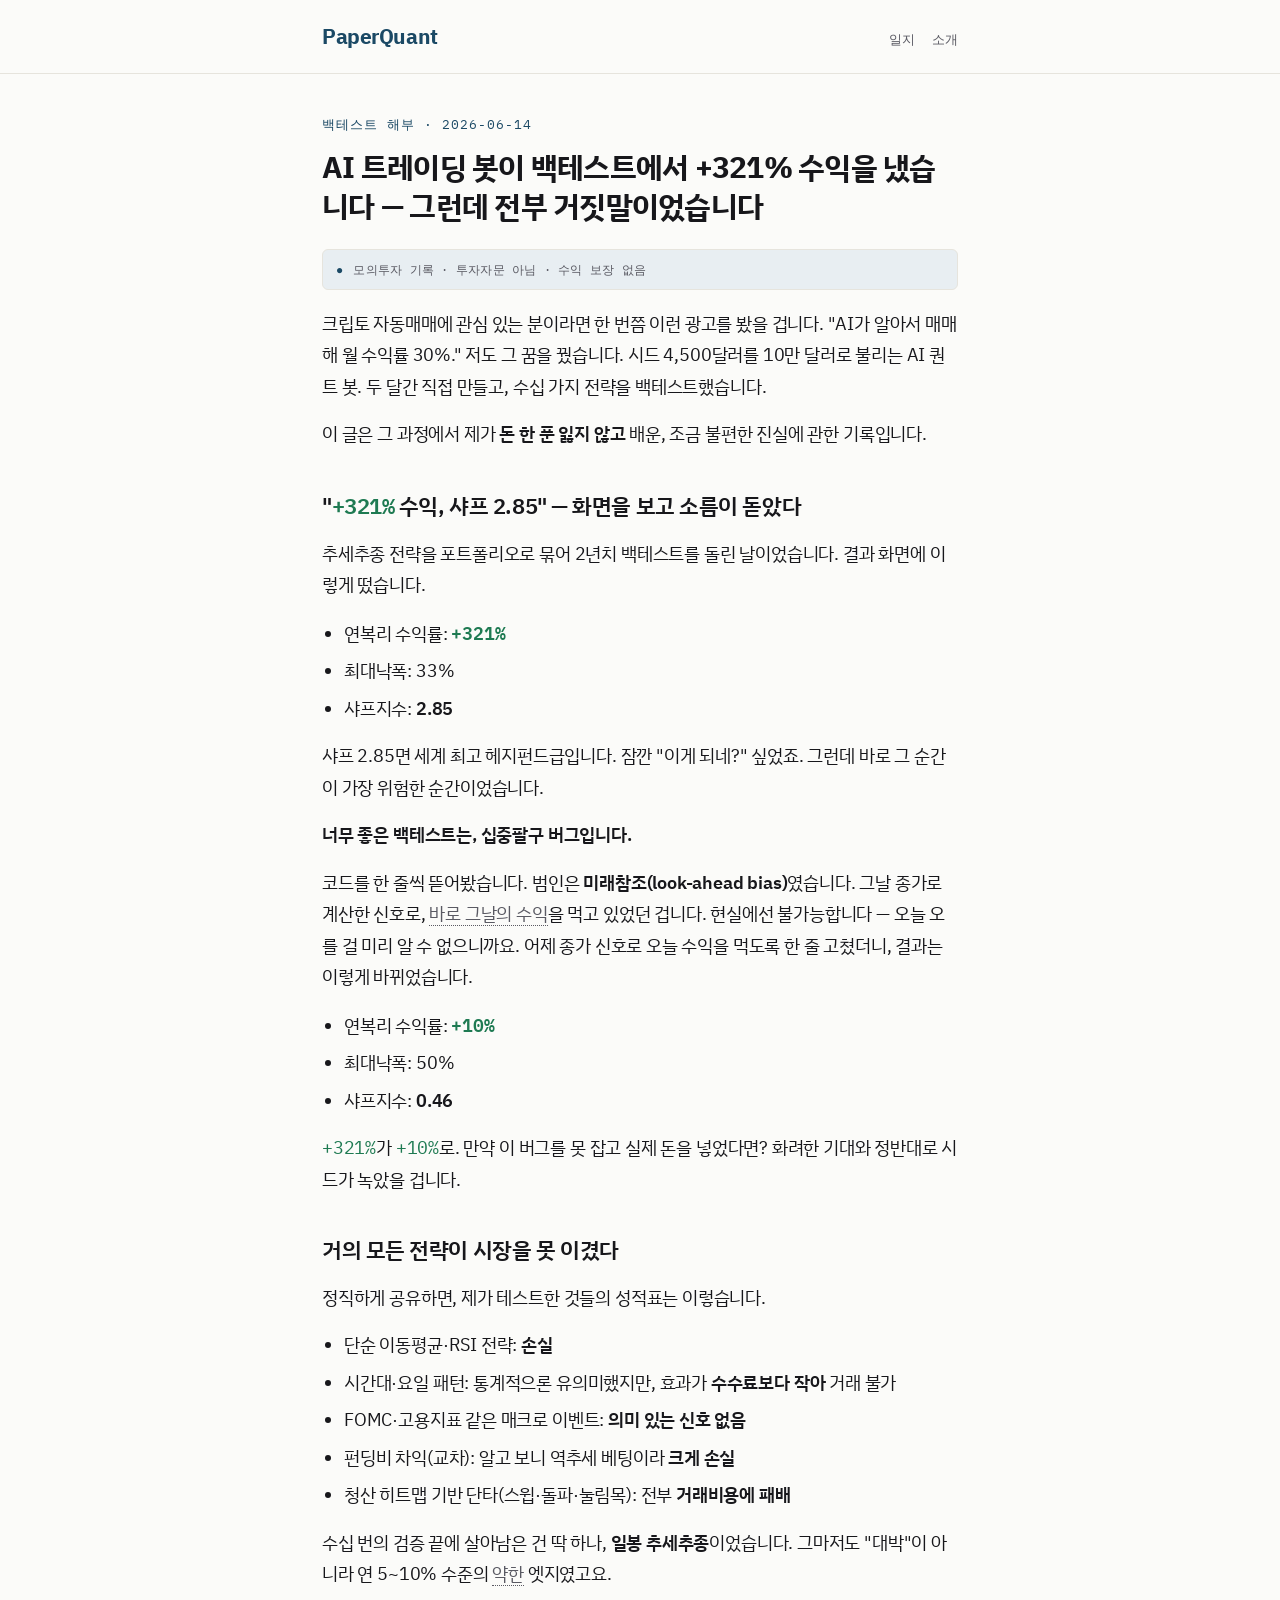
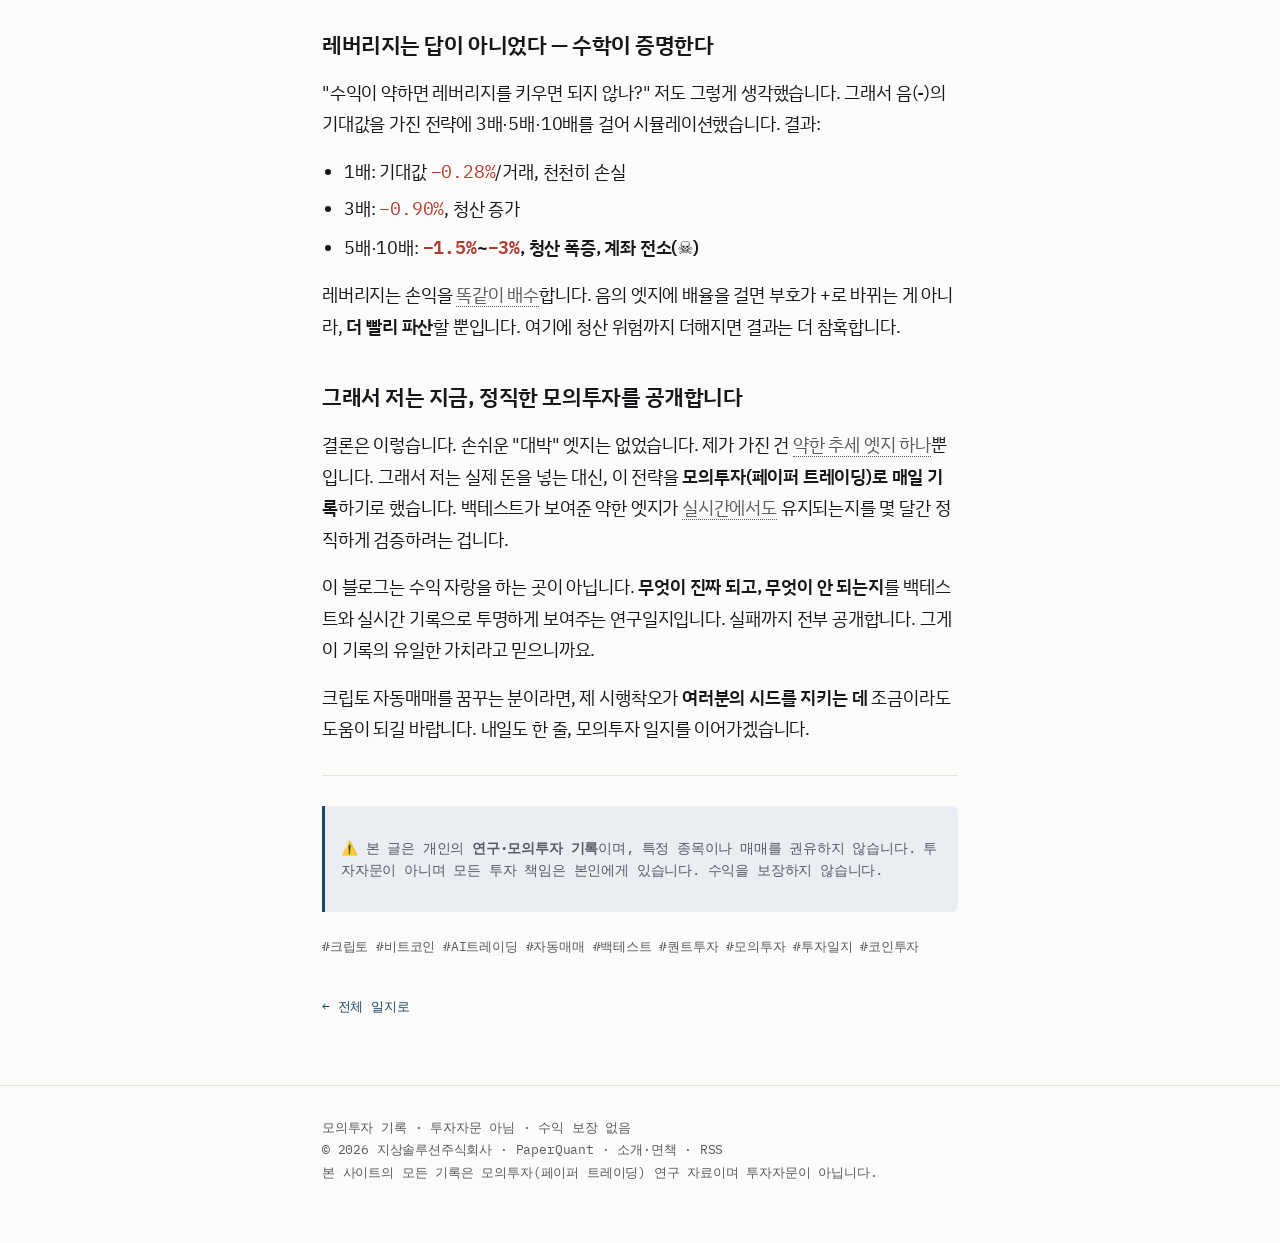
<file: posts/fake-backtest-321-percent.html>
<!doctype html><html lang="ko"><head><meta charset="utf-8">
<meta name="viewport" content="width=device-width,initial-scale=1">
<title>AI 트레이딩 봇이 백테스트에서 +321% 수익을 냈습니다 — 그런데 전부 거짓말이었습니다 — PaperQuant</title>
<meta name="description" content="크립토 자동매매에 관심 있는 분이라면 한 번쯤 이런 광고를 봤을 겁니다. &quot;AI가 알아서 매매해 월 수익률 30%.&quot; 저도 그 꿈을 꿨습니다. 시드 4,500달러…">
<link rel="canonical" href="https://paperquant.com/posts/fake-backtest-321-percent.html">
<meta property="og:type" content="article"><meta property="og:title" content="AI 트레이딩 봇이 백테스트에서 +321% 수익을 냈습니다 — 그런데 전부 거짓말이었습니다 — PaperQuant">
<meta property="og:description" content="크립토 자동매매에 관심 있는 분이라면 한 번쯤 이런 광고를 봤을 겁니다. &quot;AI가 알아서 매매해 월 수익률 30%.&quot; 저도 그 꿈을 꿨습니다. 시드 4,500달러…"><meta property="og:url" content="https://paperquant.com/posts/fake-backtest-321-percent.html">
<meta property="og:site_name" content="PaperQuant">
<link rel="preconnect" href="https://fonts.googleapis.com"><link rel="preconnect" href="https://fonts.gstatic.com" crossorigin>
<link href="https://fonts.googleapis.com/css2?family=IBM+Plex+Mono:wght@400;500&family=IBM+Plex+Sans+KR:wght@400;500;600;700&display=swap" rel="stylesheet">
<link rel="stylesheet" href="/style.css">
</head><body><header class="site-head"><div class="wrap">
<div class="brand"><a href="/">Paper<b>Quant</b></a></div>
<nav class="nav"><a href="/">일지</a><a href="/about.html">소개</a></nav>
</div></header><main class="wrap"><article class="article">
<div class="eyebrow">백테스트 해부 · 2026-06-14</div>
<h1>AI 트레이딩 봇이 백테스트에서 +321% 수익을 냈습니다 — 그런데 전부 거짓말이었습니다</h1>
<div class="strip"><span class="dot">●</span>모의투자 기록 · 투자자문 아님 · 수익 보장 없음</div>
<div class="article-body"><p>크립토 자동매매에 관심 있는 분이라면 한 번쯤 이런 광고를 봤을 겁니다. "AI가 알아서 매매해 월 수익률 30%." 저도 그 꿈을 꿨습니다. 시드 4,500달러를 10만 달러로 불리는 AI 퀀트 봇. 두 달간 직접 만들고, 수십 가지 전략을 백테스트했습니다.</p>
<p>이 글은 그 과정에서 제가 <strong>돈 한 푼 잃지 않고</strong> 배운, 조금 불편한 진실에 관한 기록입니다.</p>
<h2>"<span class="num-up">+321%</span> 수익, 샤프 2.85" — 화면을 보고 소름이 돋았다</h2>
<p>추세추종 전략을 포트폴리오로 묶어 2년치 백테스트를 돌린 날이었습니다. 결과 화면에 이렇게 떴습니다.</p>
<ul>
<li>연복리 수익률: <strong><span class="num-up">+321%</span></strong></li>
<li>최대낙폭: 33%</li>
<li>샤프지수: <strong>2.85</strong></li>
</ul>
<p>샤프 2.85면 세계 최고 헤지펀드급입니다. 잠깐 "이게 되네?" 싶었죠. 그런데 바로 그 순간이 가장 위험한 순간이었습니다.</p>
<p><strong>너무 좋은 백테스트는, 십중팔구 버그입니다.</strong></p>
<p>코드를 한 줄씩 뜯어봤습니다. 범인은 <strong>미래참조(look-ahead bias)</strong>였습니다. 그날 종가로 계산한 신호로, <em>바로 그날의 수익</em>을 먹고 있었던 겁니다. 현실에선 불가능합니다 — 오늘 오를 걸 미리 알 수 없으니까요. 어제 종가 신호로 오늘 수익을 먹도록 한 줄 고쳤더니, 결과는 이렇게 바뀌었습니다.</p>
<ul>
<li>연복리 수익률: <strong><span class="num-up">+10%</span></strong></li>
<li>최대낙폭: 50%</li>
<li>샤프지수: <strong>0.46</strong></li>
</ul>
<p><span class="num-up">+321%</span>가 <span class="num-up">+10%</span>로. 만약 이 버그를 못 잡고 실제 돈을 넣었다면? 화려한 기대와 정반대로 시드가 녹았을 겁니다.</p>
<h2>거의 모든 전략이 시장을 못 이겼다</h2>
<p>정직하게 공유하면, 제가 테스트한 것들의 성적표는 이렇습니다.</p>
<ul>
<li>단순 이동평균·RSI 전략: <strong>손실</strong></li>
<li>시간대·요일 패턴: 통계적으론 유의미했지만, 효과가 <strong>수수료보다 작아</strong> 거래 불가</li>
<li>FOMC·고용지표 같은 매크로 이벤트: <strong>의미 있는 신호 없음</strong></li>
<li>펀딩비 차익(교차): 알고 보니 역추세 베팅이라 <strong>크게 손실</strong></li>
<li>청산 히트맵 기반 단타(스윕·돌파·눌림목): 전부 <strong>거래비용에 패배</strong></li>
</ul>
<p>수십 번의 검증 끝에 살아남은 건 딱 하나, <strong>일봉 추세추종</strong>이었습니다. 그마저도 "대박"이 아니라 연 5~10% 수준의 <em>약한</em> 엣지였고요.</p>
<h2>레버리지는 답이 아니었다 — 수학이 증명한다</h2>
<p>"수익이 약하면 레버리지를 키우면 되지 않나?" 저도 그렇게 생각했습니다. 그래서 음(-)의 기대값을 가진 전략에 3배·5배·10배를 걸어 시뮬레이션했습니다. 결과:</p>
<ul>
<li>1배: 기대값 <span class="num-down">−0.28%</span>/거래, 천천히 손실</li>
<li>3배: <span class="num-down">−0.90%</span>, 청산 증가</li>
<li>5배·10배: <strong><span class="num-down">−1.5%</span>~<span class="num-down">−3%</span>, 청산 폭증, 계좌 전소(☠)</strong></li>
</ul>
<p>레버리지는 손익을 <em>똑같이 배수</em>합니다. 음의 엣지에 배율을 걸면 부호가 +로 바뀌는 게 아니라, <strong>더 빨리 파산</strong>할 뿐입니다. 여기에 청산 위험까지 더해지면 결과는 더 참혹합니다.</p>
<h2>그래서 저는 지금, 정직한 모의투자를 공개합니다</h2>
<p>결론은 이렇습니다. 손쉬운 "대박" 엣지는 없었습니다. 제가 가진 건 <em>약한 추세 엣지 하나</em>뿐입니다. 그래서 저는 실제 돈을 넣는 대신, 이 전략을 <strong>모의투자(페이퍼 트레이딩)로 매일 기록</strong>하기로 했습니다. 백테스트가 보여준 약한 엣지가 <em>실시간에서도</em> 유지되는지를 몇 달간 정직하게 검증하려는 겁니다.</p>
<p>이 블로그는 수익 자랑을 하는 곳이 아닙니다. <strong>무엇이 진짜 되고, 무엇이 안 되는지</strong>를 백테스트와 실시간 기록으로 투명하게 보여주는 연구일지입니다. 실패까지 전부 공개합니다. 그게 이 기록의 유일한 가치라고 믿으니까요.</p>
<p>크립토 자동매매를 꿈꾸는 분이라면, 제 시행착오가 <strong>여러분의 시드를 지키는 데</strong> 조금이라도 도움이 되길 바랍니다. 내일도 한 줄, 모의투자 일지를 이어가겠습니다.</p>
<hr />
<blockquote>
<p>⚠️ 본 글은 개인의 <strong>연구·모의투자 기록</strong>이며, 특정 종목이나 매매를 권유하지 않습니다. 투자자문이 아니며 모든 투자 책임은 본인에게 있습니다. 수익을 보장하지 않습니다.</p>
</blockquote></div>

<div class="tags">#크립토 #비트코인 #AI트레이딩 #자동매매 #백테스트 #퀀트투자 #모의투자 #투자일지 #코인투자</div>
<a class="back" href="/">← 전체 일지로</a>
</article></main><footer class="site-foot"><div class="wrap">
모의투자 기록 · 투자자문 아님 · 수익 보장 없음<br>
© 2026 지상솔루션주식회사 · PaperQuant · <a href="/about.html">소개·면책</a> · <a href="/rss.xml">RSS</a><br>
본 사이트의 모든 기록은 모의투자(페이퍼 트레이딩) 연구 자료이며 투자자문이 아닙니다.
</div></footer></body></html>
</file>
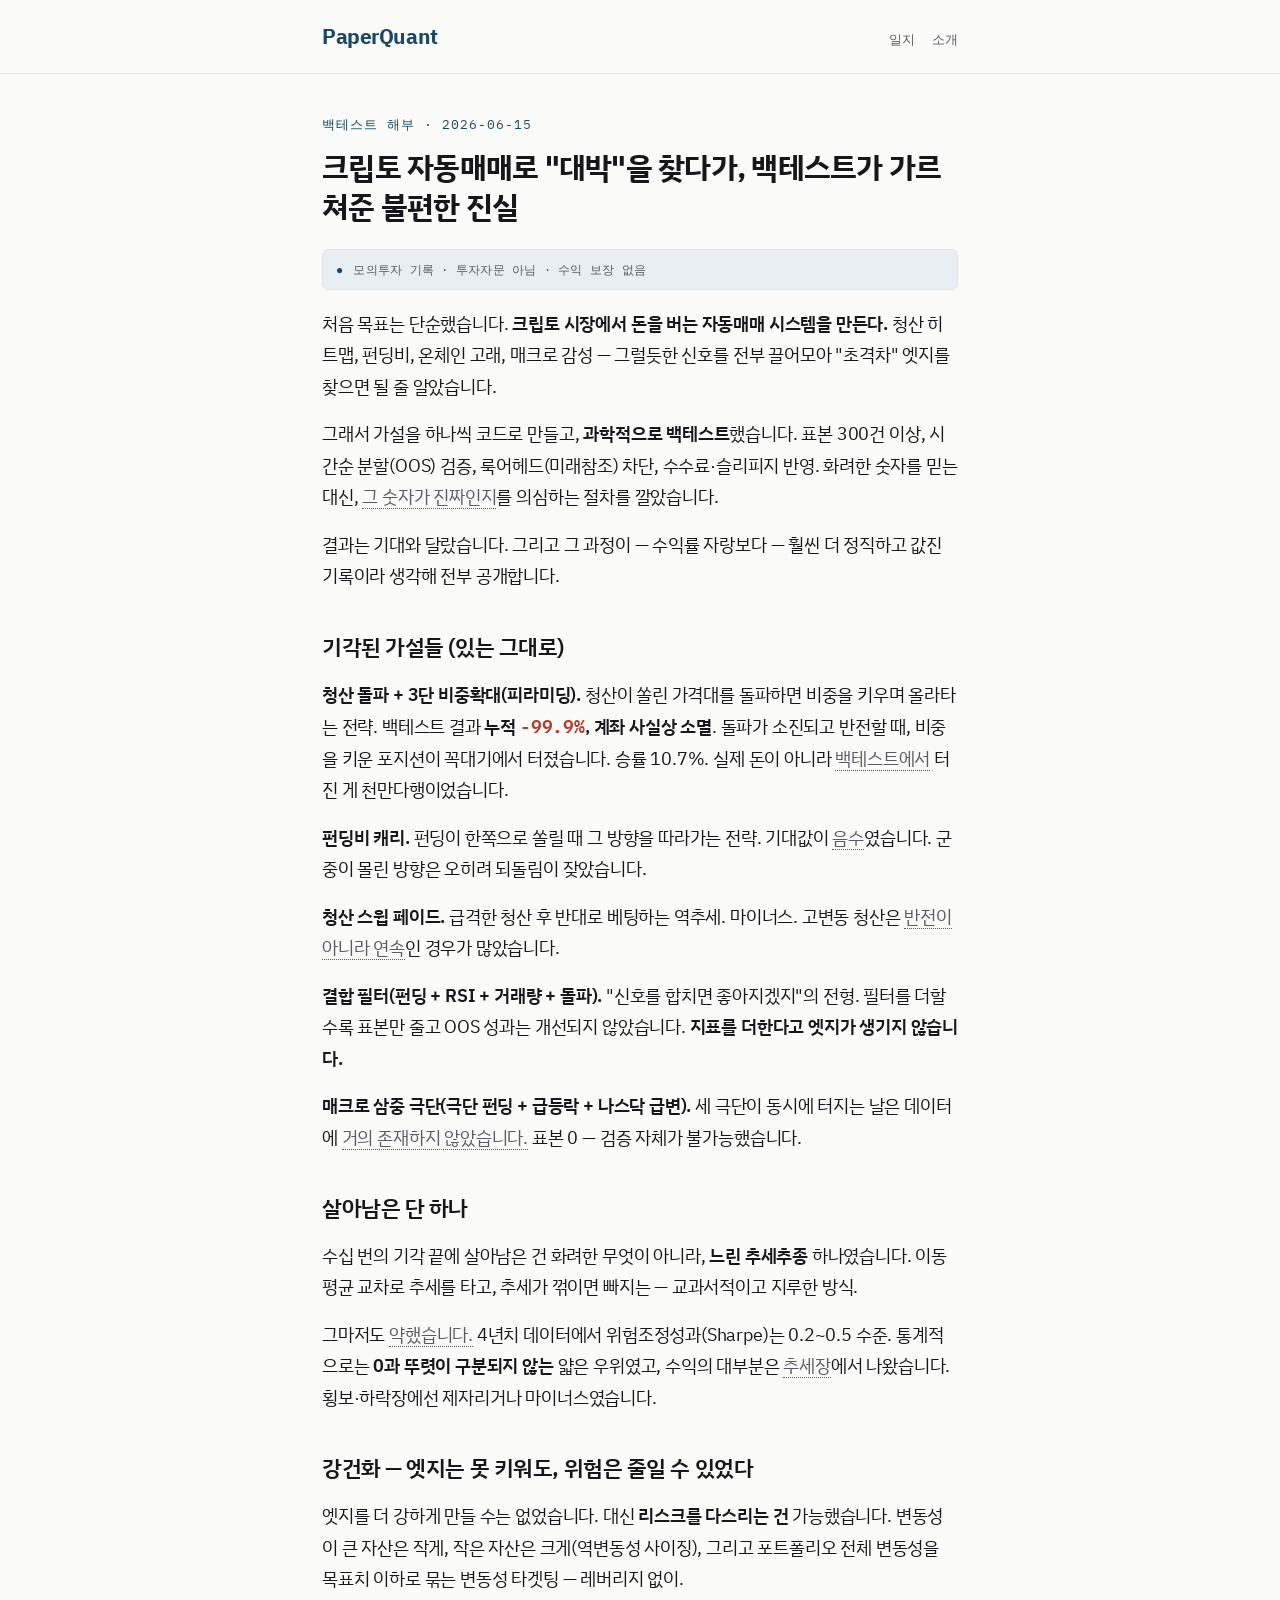
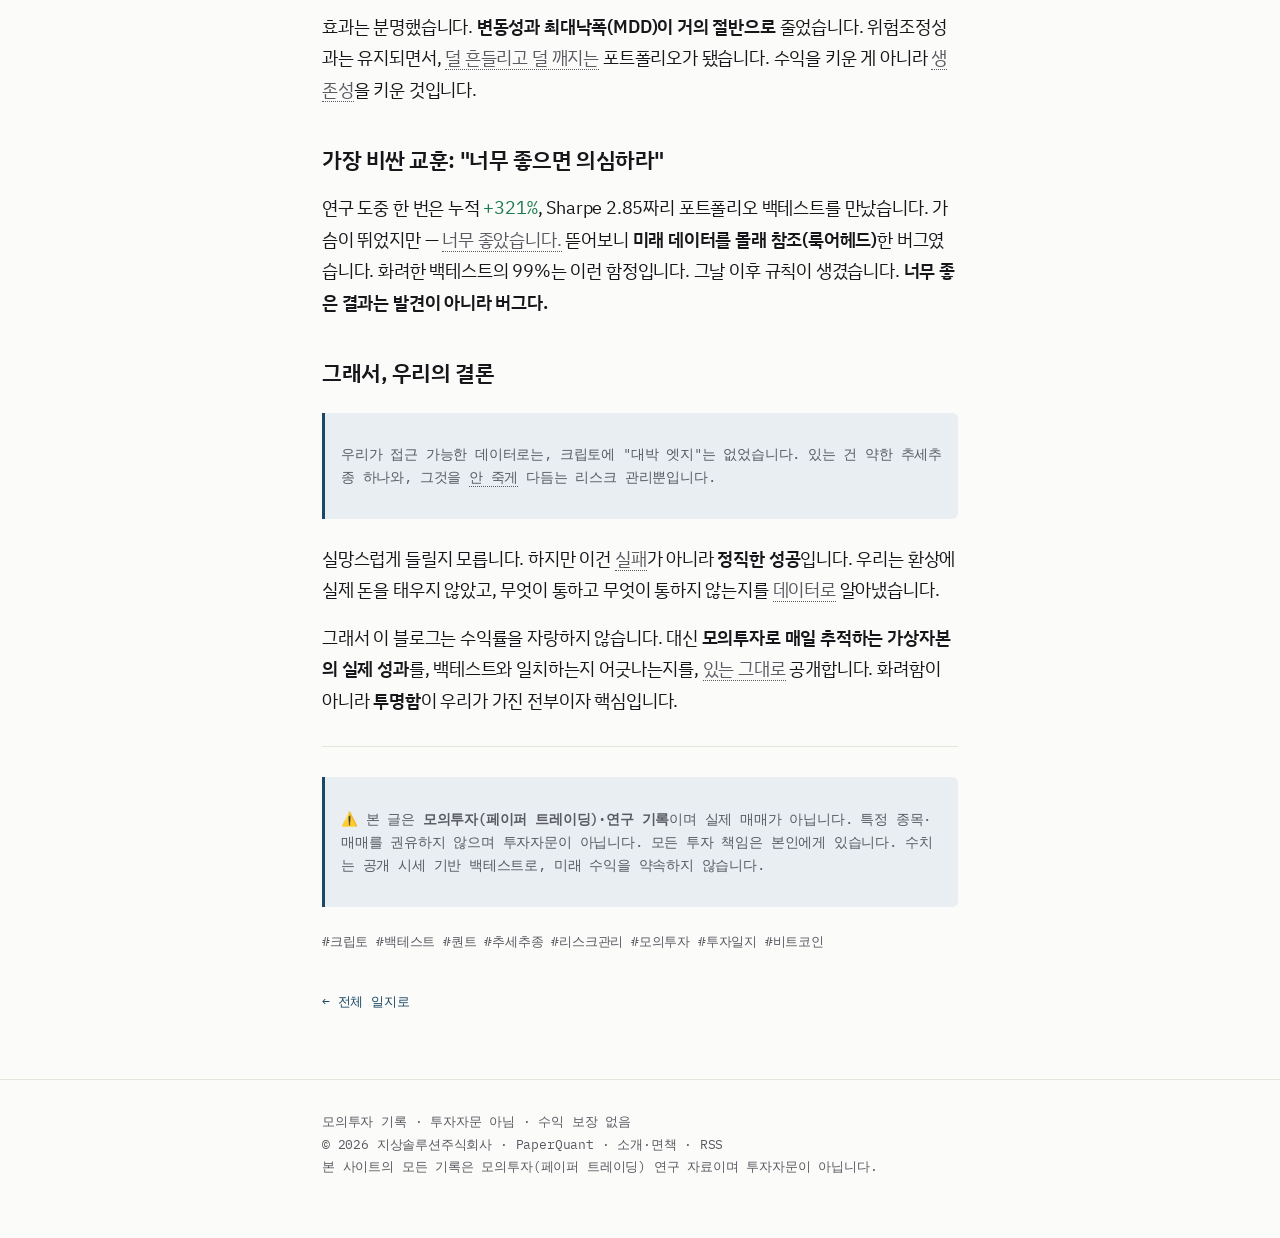
<file: posts/honest-backtest-journey.html>
<!doctype html><html lang="ko"><head><meta charset="utf-8">
<meta name="viewport" content="width=device-width,initial-scale=1">
<title>크립토 자동매매로 &quot;대박&quot;을 찾다가, 백테스트가 가르쳐준 불편한 진실 — PaperQuant</title>
<meta name="description" content="처음 목표는 단순했습니다. 크립토 시장에서 돈을 버는 자동매매 시스템을 만든다. 청산 히트맵, 펀딩비, 온체인 고래, 매크로 감성 — 그럴듯한 신호를 전부 끌어모…">
<link rel="canonical" href="https://paperquant.com/posts/honest-backtest-journey.html">
<meta property="og:type" content="article"><meta property="og:title" content="크립토 자동매매로 &quot;대박&quot;을 찾다가, 백테스트가 가르쳐준 불편한 진실 — PaperQuant">
<meta property="og:description" content="처음 목표는 단순했습니다. 크립토 시장에서 돈을 버는 자동매매 시스템을 만든다. 청산 히트맵, 펀딩비, 온체인 고래, 매크로 감성 — 그럴듯한 신호를 전부 끌어모…"><meta property="og:url" content="https://paperquant.com/posts/honest-backtest-journey.html">
<meta property="og:site_name" content="PaperQuant">
<link rel="preconnect" href="https://fonts.googleapis.com"><link rel="preconnect" href="https://fonts.gstatic.com" crossorigin>
<link href="https://fonts.googleapis.com/css2?family=IBM+Plex+Mono:wght@400;500&family=IBM+Plex+Sans+KR:wght@400;500;600;700&display=swap" rel="stylesheet">
<link rel="stylesheet" href="/style.css">
</head><body><header class="site-head"><div class="wrap">
<div class="brand"><a href="/">Paper<b>Quant</b></a></div>
<nav class="nav"><a href="/">일지</a><a href="/about.html">소개</a></nav>
</div></header><main class="wrap"><article class="article">
<div class="eyebrow">백테스트 해부 · 2026-06-15</div>
<h1>크립토 자동매매로 &quot;대박&quot;을 찾다가, 백테스트가 가르쳐준 불편한 진실</h1>
<div class="strip"><span class="dot">●</span>모의투자 기록 · 투자자문 아님 · 수익 보장 없음</div>
<div class="article-body"><p>처음 목표는 단순했습니다. <strong>크립토 시장에서 돈을 버는 자동매매 시스템을 만든다.</strong> 청산 히트맵, 펀딩비, 온체인 고래, 매크로 감성 — 그럴듯한 신호를 전부 끌어모아 "초격차" 엣지를 찾으면 될 줄 알았습니다.</p>
<p>그래서 가설을 하나씩 코드로 만들고, <strong>과학적으로 백테스트</strong>했습니다. 표본 300건 이상, 시간순 분할(OOS) 검증, 룩어헤드(미래참조) 차단, 수수료·슬리피지 반영. 화려한 숫자를 믿는 대신, <em>그 숫자가 진짜인지</em>를 의심하는 절차를 깔았습니다.</p>
<p>결과는 기대와 달랐습니다. 그리고 그 과정이 — 수익률 자랑보다 — 훨씬 더 정직하고 값진 기록이라 생각해 전부 공개합니다.</p>
<h2>기각된 가설들 (있는 그대로)</h2>
<p><strong>청산 돌파 + 3단 비중확대(피라미딩).</strong> 청산이 쏠린 가격대를 돌파하면 비중을 키우며 올라타는 전략. 백테스트 결과 <strong>누적 <span class="num-down">-99.9%</span>, 계좌 사실상 소멸</strong>. 돌파가 소진되고 반전할 때, 비중을 키운 포지션이 꼭대기에서 터졌습니다. 승률 10.7%. 실제 돈이 아니라 <em>백테스트에서</em> 터진 게 천만다행이었습니다.</p>
<p><strong>펀딩비 캐리.</strong> 펀딩이 한쪽으로 쏠릴 때 그 방향을 따라가는 전략. 기대값이 <em>음수</em>였습니다. 군중이 몰린 방향은 오히려 되돌림이 잦았습니다.</p>
<p><strong>청산 스윕 페이드.</strong> 급격한 청산 후 반대로 베팅하는 역추세. 마이너스. 고변동 청산은 <em>반전이 아니라 연속</em>인 경우가 많았습니다.</p>
<p><strong>결합 필터(펀딩 + RSI + 거래량 + 돌파).</strong> "신호를 합치면 좋아지겠지"의 전형. 필터를 더할수록 표본만 줄고 OOS 성과는 개선되지 않았습니다. <strong>지표를 더한다고 엣지가 생기지 않습니다.</strong></p>
<p><strong>매크로 삼중 극단(극단 펀딩 + 급등락 + 나스닥 급변).</strong> 세 극단이 동시에 터지는 날은 데이터에 <em>거의 존재하지 않았습니다.</em> 표본 0 — 검증 자체가 불가능했습니다.</p>
<h2>살아남은 단 하나</h2>
<p>수십 번의 기각 끝에 살아남은 건 화려한 무엇이 아니라, <strong>느린 추세추종</strong> 하나였습니다. 이동평균 교차로 추세를 타고, 추세가 꺾이면 빠지는 — 교과서적이고 지루한 방식.</p>
<p>그마저도 <em>약했습니다.</em> 4년치 데이터에서 위험조정성과(Sharpe)는 0.2~0.5 수준. 통계적으로는 <strong>0과 뚜렷이 구분되지 않는</strong> 얇은 우위였고, 수익의 대부분은 <em>추세장</em>에서 나왔습니다. 횡보·하락장에선 제자리거나 마이너스였습니다.</p>
<h2>강건화 — 엣지는 못 키워도, 위험은 줄일 수 있었다</h2>
<p>엣지를 더 강하게 만들 수는 없었습니다. 대신 <strong>리스크를 다스리는 건</strong> 가능했습니다. 변동성이 큰 자산은 작게, 작은 자산은 크게(역변동성 사이징), 그리고 포트폴리오 전체 변동성을 목표치 이하로 묶는 변동성 타겟팅 — 레버리지 없이.</p>
<p>효과는 분명했습니다. <strong>변동성과 최대낙폭(MDD)이 거의 절반으로</strong> 줄었습니다. 위험조정성과는 유지되면서, <em>덜 흔들리고 덜 깨지는</em> 포트폴리오가 됐습니다. 수익을 키운 게 아니라 <em>생존성</em>을 키운 것입니다.</p>
<h2>가장 비싼 교훈: "너무 좋으면 의심하라"</h2>
<p>연구 도중 한 번은 누적 <span class="num-up">+321%</span>, Sharpe 2.85짜리 포트폴리오 백테스트를 만났습니다. 가슴이 뛰었지만 — <em>너무 좋았습니다.</em> 뜯어보니 <strong>미래 데이터를 몰래 참조(룩어헤드)</strong>한 버그였습니다. 화려한 백테스트의 99%는 이런 함정입니다. 그날 이후 규칙이 생겼습니다. <strong>너무 좋은 결과는 발견이 아니라 버그다.</strong></p>
<h2>그래서, 우리의 결론</h2>
<blockquote>
<p>우리가 접근 가능한 데이터로는, 크립토에 "대박 엣지"는 없었습니다. 있는 건 약한 추세추종 하나와, 그것을 <em>안 죽게</em> 다듬는 리스크 관리뿐입니다.</p>
</blockquote>
<p>실망스럽게 들릴지 모릅니다. 하지만 이건 <em>실패</em>가 아니라 <strong>정직한 성공</strong>입니다. 우리는 환상에 실제 돈을 태우지 않았고, 무엇이 통하고 무엇이 통하지 않는지를 <em>데이터로</em> 알아냈습니다.</p>
<p>그래서 이 블로그는 수익률을 자랑하지 않습니다. 대신 <strong>모의투자로 매일 추적하는 가상자본의 실제 성과</strong>를, 백테스트와 일치하는지 어긋나는지를, <em>있는 그대로</em> 공개합니다. 화려함이 아니라 <strong>투명함</strong>이 우리가 가진 전부이자 핵심입니다.</p>
<hr />
<blockquote>
<p>⚠️ 본 글은 <strong>모의투자(페이퍼 트레이딩)·연구 기록</strong>이며 실제 매매가 아닙니다. 특정 종목·매매를 권유하지 않으며 투자자문이 아닙니다. 모든 투자 책임은 본인에게 있습니다. 수치는 공개 시세 기반 백테스트로, 미래 수익을 약속하지 않습니다.</p>
</blockquote></div>

<div class="tags">#크립토 #백테스트 #퀀트 #추세추종 #리스크관리 #모의투자 #투자일지 #비트코인</div>
<a class="back" href="/">← 전체 일지로</a>
</article></main><footer class="site-foot"><div class="wrap">
모의투자 기록 · 투자자문 아님 · 수익 보장 없음<br>
© 2026 지상솔루션주식회사 · PaperQuant · <a href="/about.html">소개·면책</a> · <a href="/rss.xml">RSS</a><br>
본 사이트의 모든 기록은 모의투자(페이퍼 트레이딩) 연구 자료이며 투자자문이 아닙니다.
</div></footer></body></html>
</file>
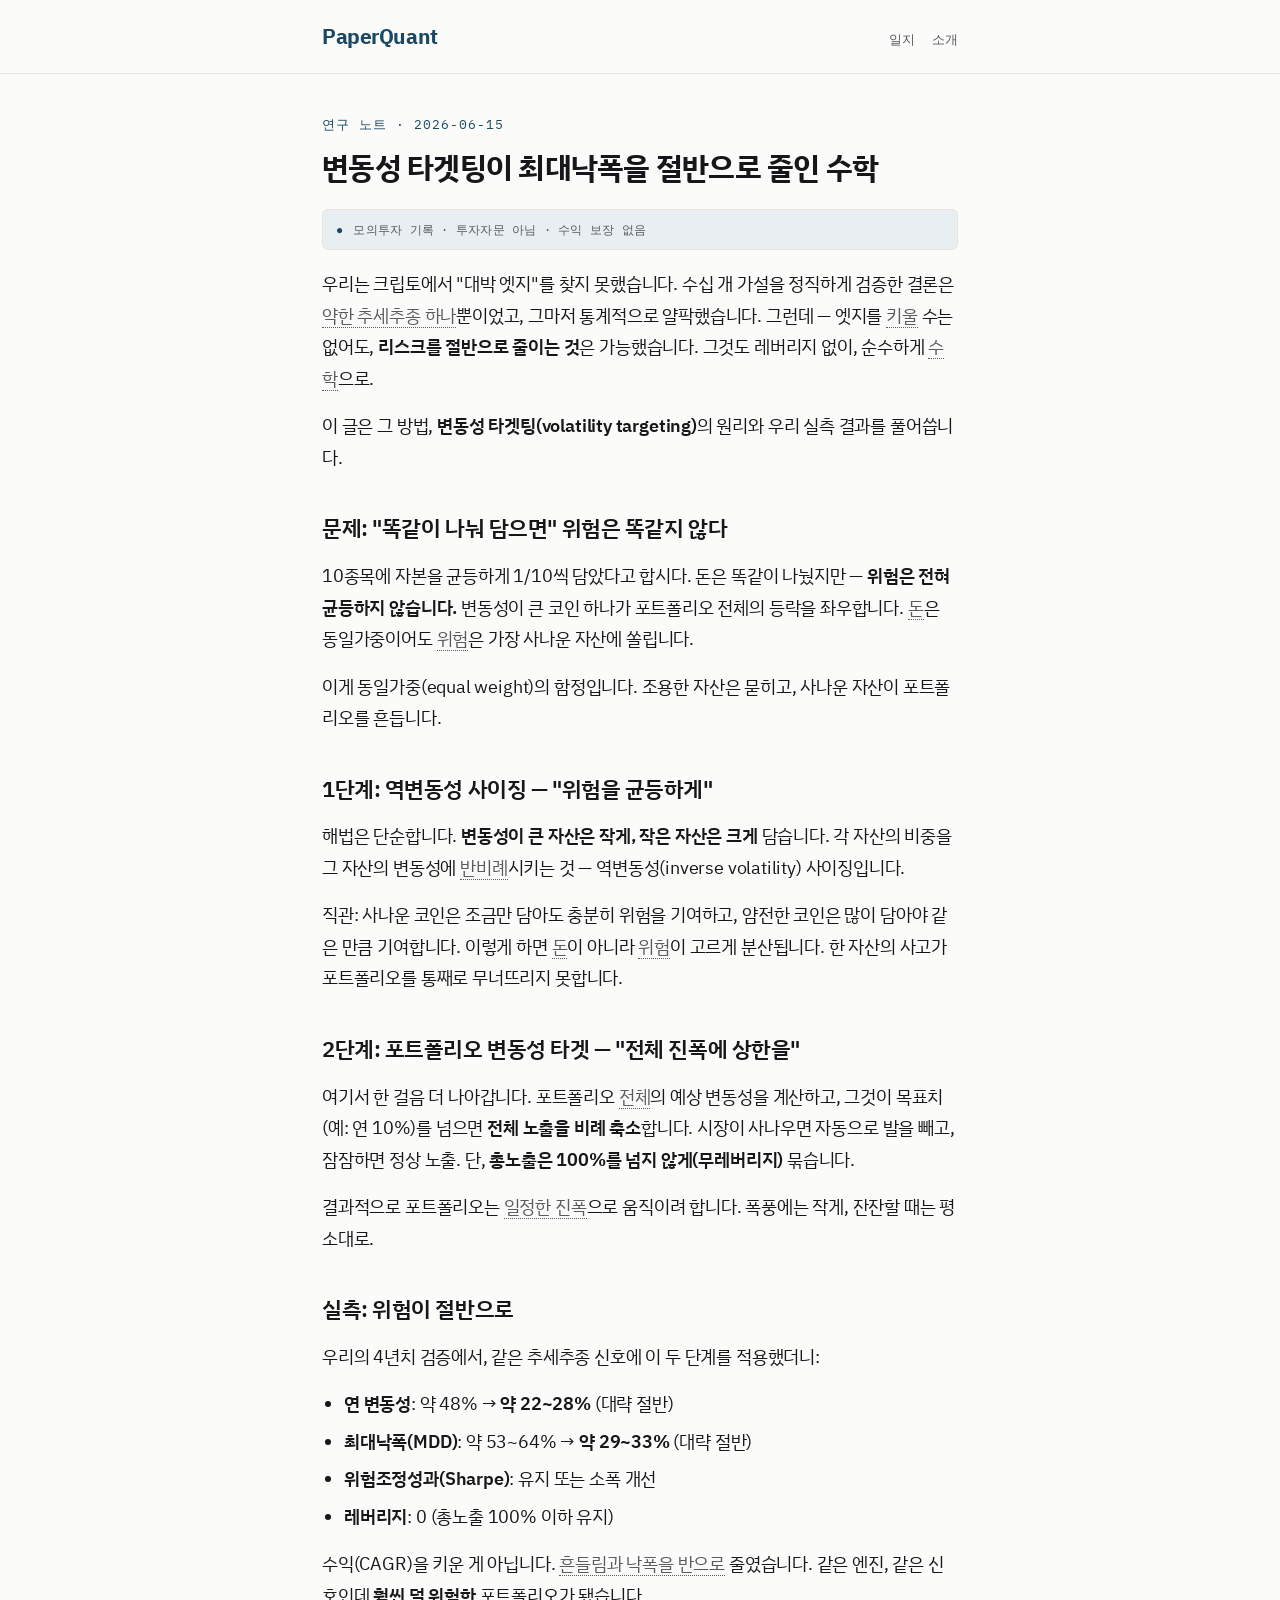
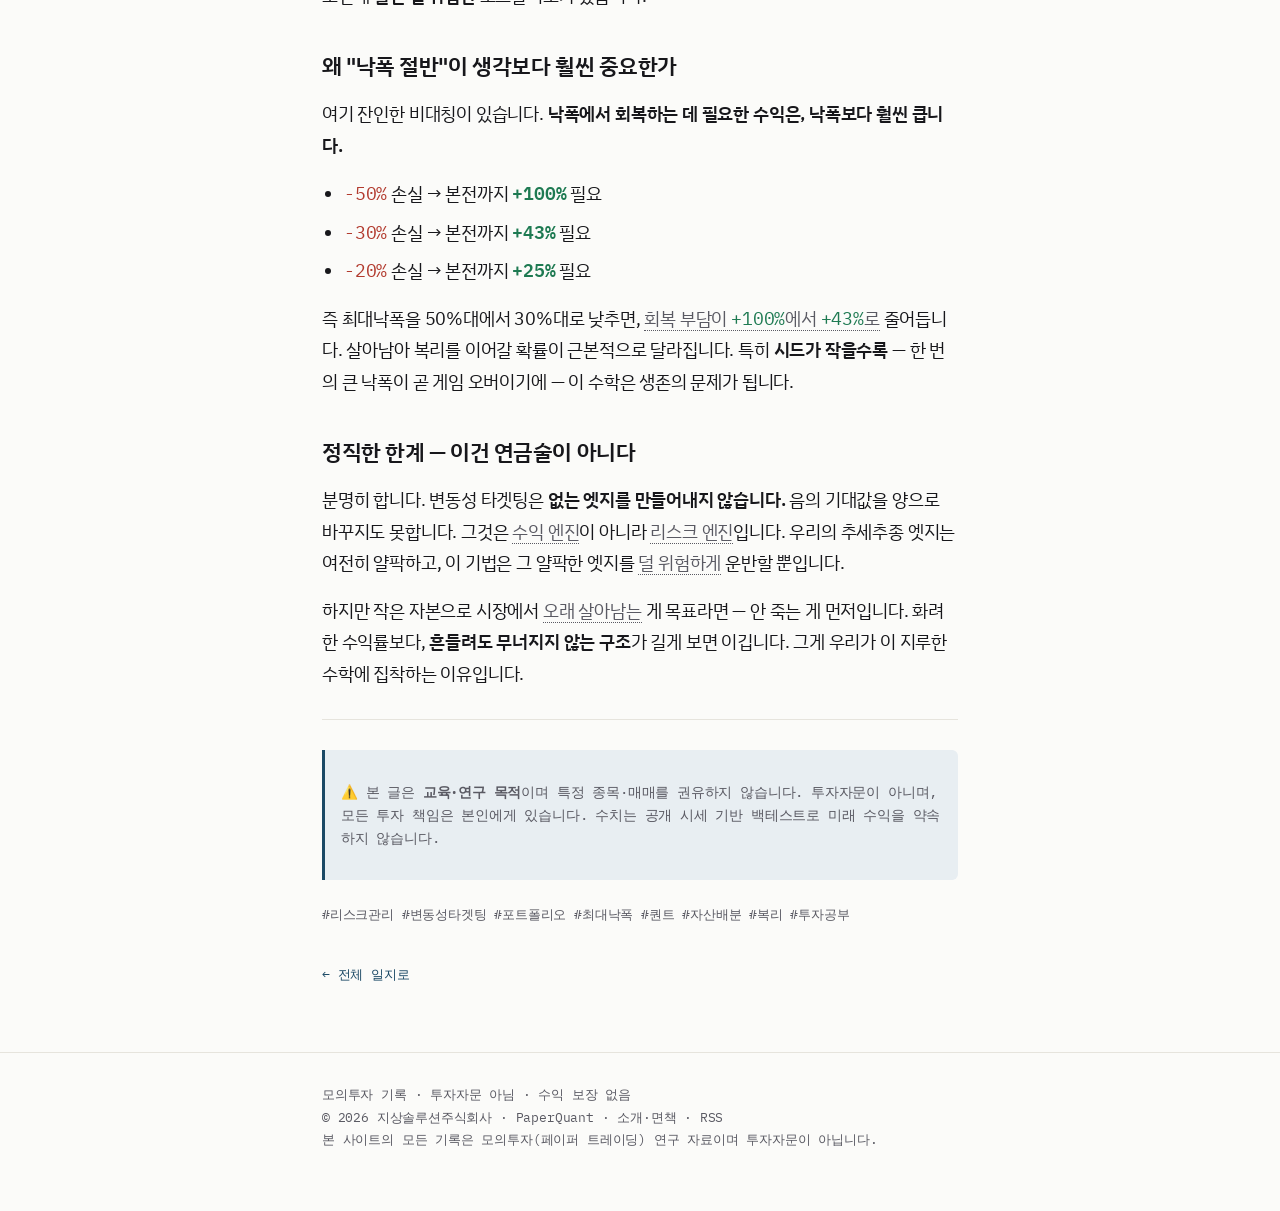
<file: posts/volatility-targeting-math.html>
<!doctype html><html lang="ko"><head><meta charset="utf-8">
<meta name="viewport" content="width=device-width,initial-scale=1">
<title>변동성 타겟팅이 최대낙폭을 절반으로 줄인 수학 — PaperQuant</title>
<meta name="description" content="우리는 크립토에서 &quot;대박 엣지&quot;를 찾지 못했습니다. 수십 개 가설을 정직하게 검증한 결론은 약한 추세추종 하나뿐이었고, 그마저 통계적으로 얄팍했습니다. 그런데 —…">
<link rel="canonical" href="https://paperquant.com/posts/volatility-targeting-math.html">
<meta property="og:type" content="article"><meta property="og:title" content="변동성 타겟팅이 최대낙폭을 절반으로 줄인 수학 — PaperQuant">
<meta property="og:description" content="우리는 크립토에서 &quot;대박 엣지&quot;를 찾지 못했습니다. 수십 개 가설을 정직하게 검증한 결론은 약한 추세추종 하나뿐이었고, 그마저 통계적으로 얄팍했습니다. 그런데 —…"><meta property="og:url" content="https://paperquant.com/posts/volatility-targeting-math.html">
<meta property="og:site_name" content="PaperQuant">
<link rel="preconnect" href="https://fonts.googleapis.com"><link rel="preconnect" href="https://fonts.gstatic.com" crossorigin>
<link href="https://fonts.googleapis.com/css2?family=IBM+Plex+Mono:wght@400;500&family=IBM+Plex+Sans+KR:wght@400;500;600;700&display=swap" rel="stylesheet">
<link rel="stylesheet" href="/style.css">
</head><body><header class="site-head"><div class="wrap">
<div class="brand"><a href="/">Paper<b>Quant</b></a></div>
<nav class="nav"><a href="/">일지</a><a href="/about.html">소개</a></nav>
</div></header><main class="wrap"><article class="article">
<div class="eyebrow">연구 노트 · 2026-06-15</div>
<h1>변동성 타겟팅이 최대낙폭을 절반으로 줄인 수학</h1>
<div class="strip"><span class="dot">●</span>모의투자 기록 · 투자자문 아님 · 수익 보장 없음</div>
<div class="article-body"><p>우리는 크립토에서 "대박 엣지"를 찾지 못했습니다. 수십 개 가설을 정직하게 검증한 결론은 <em>약한 추세추종 하나</em>뿐이었고, 그마저 통계적으로 얄팍했습니다. 그런데 — 엣지를 <em>키울</em> 수는 없어도, <strong>리스크를 절반으로 줄이는 것</strong>은 가능했습니다. 그것도 레버리지 없이, 순수하게 <em>수학</em>으로.</p>
<p>이 글은 그 방법, <strong>변동성 타겟팅(volatility targeting)</strong>의 원리와 우리 실측 결과를 풀어씁니다.</p>
<h2>문제: "똑같이 나눠 담으면" 위험은 똑같지 않다</h2>
<p>10종목에 자본을 균등하게 1/10씩 담았다고 합시다. 돈은 똑같이 나눴지만 — <strong>위험은 전혀 균등하지 않습니다.</strong> 변동성이 큰 코인 하나가 포트폴리오 전체의 등락을 좌우합니다. <em>돈</em>은 동일가중이어도 <em>위험</em>은 가장 사나운 자산에 쏠립니다.</p>
<p>이게 동일가중(equal weight)의 함정입니다. 조용한 자산은 묻히고, 사나운 자산이 포트폴리오를 흔듭니다.</p>
<h2>1단계: 역변동성 사이징 — "위험을 균등하게"</h2>
<p>해법은 단순합니다. <strong>변동성이 큰 자산은 작게, 작은 자산은 크게</strong> 담습니다. 각 자산의 비중을 그 자산의 변동성에 <em>반비례</em>시키는 것 — 역변동성(inverse volatility) 사이징입니다.</p>
<p>직관: 사나운 코인은 조금만 담아도 충분히 위험을 기여하고, 얌전한 코인은 많이 담아야 같은 만큼 기여합니다. 이렇게 하면 <em>돈</em>이 아니라 <em>위험</em>이 고르게 분산됩니다. 한 자산의 사고가 포트폴리오를 통째로 무너뜨리지 못합니다.</p>
<h2>2단계: 포트폴리오 변동성 타겟 — "전체 진폭에 상한을"</h2>
<p>여기서 한 걸음 더 나아갑니다. 포트폴리오 <em>전체</em>의 예상 변동성을 계산하고, 그것이 목표치(예: 연 10%)를 넘으면 <strong>전체 노출을 비례 축소</strong>합니다. 시장이 사나우면 자동으로 발을 빼고, 잠잠하면 정상 노출. 단, <strong>총노출은 100%를 넘지 않게(무레버리지)</strong> 묶습니다.</p>
<p>결과적으로 포트폴리오는 <em>일정한 진폭</em>으로 움직이려 합니다. 폭풍에는 작게, 잔잔할 때는 평소대로.</p>
<h2>실측: 위험이 절반으로</h2>
<p>우리의 4년치 검증에서, 같은 추세추종 신호에 이 두 단계를 적용했더니:</p>
<ul>
<li><strong>연 변동성</strong>: 약 48% → <strong>약 22~28%</strong> (대략 절반)</li>
<li><strong>최대낙폭(MDD)</strong>: 약 53~64% → <strong>약 29~33%</strong> (대략 절반)</li>
<li><strong>위험조정성과(Sharpe)</strong>: 유지 또는 소폭 개선</li>
<li><strong>레버리지</strong>: 0 (총노출 100% 이하 유지)</li>
</ul>
<p>수익(CAGR)을 키운 게 아닙니다. <em>흔들림과 낙폭을 반으로</em> 줄였습니다. 같은 엔진, 같은 신호인데 <strong>훨씬 덜 위험한</strong> 포트폴리오가 됐습니다.</p>
<h2>왜 "낙폭 절반"이 생각보다 훨씬 중요한가</h2>
<p>여기 잔인한 비대칭이 있습니다. <strong>낙폭에서 회복하는 데 필요한 수익은, 낙폭보다 훨씬 큽니다.</strong></p>
<ul>
<li><span class="num-down">-50%</span> 손실 → 본전까지 <strong><span class="num-up">+100%</span></strong> 필요</li>
<li><span class="num-down">-30%</span> 손실 → 본전까지 <strong><span class="num-up">+43%</span></strong> 필요</li>
<li><span class="num-down">-20%</span> 손실 → 본전까지 <strong><span class="num-up">+25%</span></strong> 필요</li>
</ul>
<p>즉 최대낙폭을 50%대에서 30%대로 낮추면, <em>회복 부담이 <span class="num-up">+100%</span>에서 <span class="num-up">+43%</span>로</em> 줄어듭니다. 살아남아 복리를 이어갈 확률이 근본적으로 달라집니다. 특히 <strong>시드가 작을수록</strong> — 한 번의 큰 낙폭이 곧 게임 오버이기에 — 이 수학은 생존의 문제가 됩니다.</p>
<h2>정직한 한계 — 이건 연금술이 아니다</h2>
<p>분명히 합니다. 변동성 타겟팅은 <strong>없는 엣지를 만들어내지 않습니다.</strong> 음의 기대값을 양으로 바꾸지도 못합니다. 그것은 <em>수익 엔진</em>이 아니라 <em>리스크 엔진</em>입니다. 우리의 추세추종 엣지는 여전히 얄팍하고, 이 기법은 그 얄팍한 엣지를 <em>덜 위험하게</em> 운반할 뿐입니다.</p>
<p>하지만 작은 자본으로 시장에서 <em>오래 살아남는</em> 게 목표라면 — 안 죽는 게 먼저입니다. 화려한 수익률보다, <strong>흔들려도 무너지지 않는 구조</strong>가 길게 보면 이깁니다. 그게 우리가 이 지루한 수학에 집착하는 이유입니다.</p>
<hr />
<blockquote>
<p>⚠️ 본 글은 <strong>교육·연구 목적</strong>이며 특정 종목·매매를 권유하지 않습니다. 투자자문이 아니며, 모든 투자 책임은 본인에게 있습니다. 수치는 공개 시세 기반 백테스트로 미래 수익을 약속하지 않습니다.</p>
</blockquote></div>

<div class="tags">#리스크관리 #변동성타겟팅 #포트폴리오 #최대낙폭 #퀀트 #자산배분 #복리 #투자공부</div>
<a class="back" href="/">← 전체 일지로</a>
</article></main><footer class="site-foot"><div class="wrap">
모의투자 기록 · 투자자문 아님 · 수익 보장 없음<br>
© 2026 지상솔루션주식회사 · PaperQuant · <a href="/about.html">소개·면책</a> · <a href="/rss.xml">RSS</a><br>
본 사이트의 모든 기록은 모의투자(페이퍼 트레이딩) 연구 자료이며 투자자문이 아닙니다.
</div></footer></body></html>
</file>
<file: style.css>
/* PaperQuant — 정직한 모의투자 연구일지 */
:root{
  --paper:#FBFBF9; --card:#FFFFFF; --ink:#17171B; --muted:#5A5A63;
  --accent:#1B4965; --accent-soft:#E8EEF2;
  --up:#1E7A52; --down:#B23A2E; --hair:#E6E4DD;
  --mono:"IBM Plex Mono",ui-monospace,SFMono-Regular,Menlo,monospace;
  --sans:"IBM Plex Sans KR","IBM Plex Sans",system-ui,-apple-system,"Apple SD Gothic Neo",sans-serif;
  --wrap:680px;
}
*{box-sizing:border-box}
html{-webkit-text-size-adjust:100%}
body{margin:0;background:var(--paper);color:var(--ink);font-family:var(--sans);
  font-size:18px;line-height:1.75;font-weight:400;letter-spacing:-.01em;
  text-rendering:optimizeLegibility;-webkit-font-smoothing:antialiased}
a{color:var(--accent);text-decoration:none}
a:hover{text-decoration:underline;text-underline-offset:3px}
.wrap{max-width:var(--wrap);margin:0 auto;padding:0 22px}

/* header */
.site-head{border-bottom:1px solid var(--hair);background:var(--paper);position:sticky;top:0;z-index:10}
.site-head .wrap{display:flex;align-items:baseline;justify-content:space-between;padding-top:18px;padding-bottom:18px}
.brand{font-weight:700;font-size:21px;letter-spacing:-.02em;color:var(--ink)}
.brand b{color:var(--accent)}
.nav{font-family:var(--mono);font-size:13px}
.nav a{color:var(--muted);margin-left:18px}

/* transparency strip — signature */
.strip{font-family:var(--mono);font-size:12px;letter-spacing:.02em;color:var(--muted);
  background:var(--accent-soft);border:1px solid var(--hair);border-radius:6px;
  padding:9px 13px;margin:18px 0;display:flex;gap:10px;flex-wrap:wrap;align-items:center}
.strip .dot{color:var(--accent)}

/* hero */
.hero{padding:54px 0 30px;border-bottom:1px solid var(--hair)}
.eyebrow{font-family:var(--mono);font-size:12.5px;letter-spacing:.08em;text-transform:uppercase;color:var(--accent)}
.hero h1{font-size:33px;line-height:1.28;font-weight:700;letter-spacing:-.025em;margin:14px 0 14px}
.hero p{font-size:18px;color:var(--muted);margin:0;max-width:60ch}

/* post list */
.list{padding:14px 0 40px}
.post-item{padding:26px 0;border-bottom:1px solid var(--hair)}
.post-item .meta{font-family:var(--mono);font-size:12.5px;color:var(--muted);letter-spacing:.02em;display:flex;gap:10px;flex-wrap:wrap}
.post-item .cat{color:var(--accent)}
.post-item h2{font-size:22px;line-height:1.4;font-weight:600;letter-spacing:-.02em;margin:9px 0 7px}
.post-item h2 a{color:var(--ink)}
.post-item .sum{color:var(--muted);font-size:16px;margin:0}

/* article */
.article{padding:40px 0 24px}
.article .eyebrow{margin-bottom:12px}
.article h1{font-size:30px;line-height:1.32;font-weight:700;letter-spacing:-.025em;margin:0 0 22px}
.article-body{font-size:18px}
.article-body h2{font-size:22px;font-weight:600;letter-spacing:-.02em;margin:40px 0 12px;line-height:1.4}
.article-body h3{font-size:18.5px;font-weight:600;margin:28px 0 8px}
.article-body p{margin:16px 0}
.article-body ul,.article-body ol{margin:16px 0;padding-left:22px}
.article-body li{margin:6px 0}
.article-body strong{font-weight:600}
.article-body em{color:var(--muted);font-style:normal;border-bottom:1px dotted var(--muted)}
.article-body blockquote{font-family:var(--mono);font-size:13.5px;line-height:1.7;color:var(--muted);
  background:var(--accent-soft);border-left:3px solid var(--accent);border-radius:0 6px 6px 0;
  margin:24px 0;padding:14px 16px}
.article-body code{font-family:var(--mono);font-size:.86em;background:#F1F0EB;padding:1px 5px;border-radius:4px}
.article-body hr{border:0;border-top:1px solid var(--hair);margin:30px 0}
.article-body table{width:100%;border-collapse:collapse;font-family:var(--mono);font-size:13.5px;margin:20px 0}
.article-body th,.article-body td{border:1px solid var(--hair);padding:8px 10px;text-align:left}
.article-body th{background:var(--accent-soft);color:var(--accent)}
.num-up{color:var(--up);font-family:var(--mono)}
.num-down{color:var(--down);font-family:var(--mono)}
.tags{font-family:var(--mono);font-size:12.5px;color:var(--muted);margin:22px 0 8px}

/* ad slot */
.adslot{margin:30px 0;min-height:1px}

/* footer */
.site-foot{border-top:1px solid var(--hair);margin-top:40px;padding:30px 0 60px}
.site-foot .wrap{font-family:var(--mono);font-size:12.5px;color:var(--muted);line-height:1.8}
.site-foot a{color:var(--muted)}
.back{font-family:var(--mono);font-size:13px;color:var(--accent);display:inline-block;margin:30px 0 0}

@media (max-width:560px){
  body{font-size:17px}
  .hero h1{font-size:27px}.article h1{font-size:25px}
  .nav a{margin-left:13px}
}
@media (prefers-reduced-motion:reduce){*{scroll-behavior:auto}}
:focus-visible{outline:2px solid var(--accent);outline-offset:2px}
</file>
